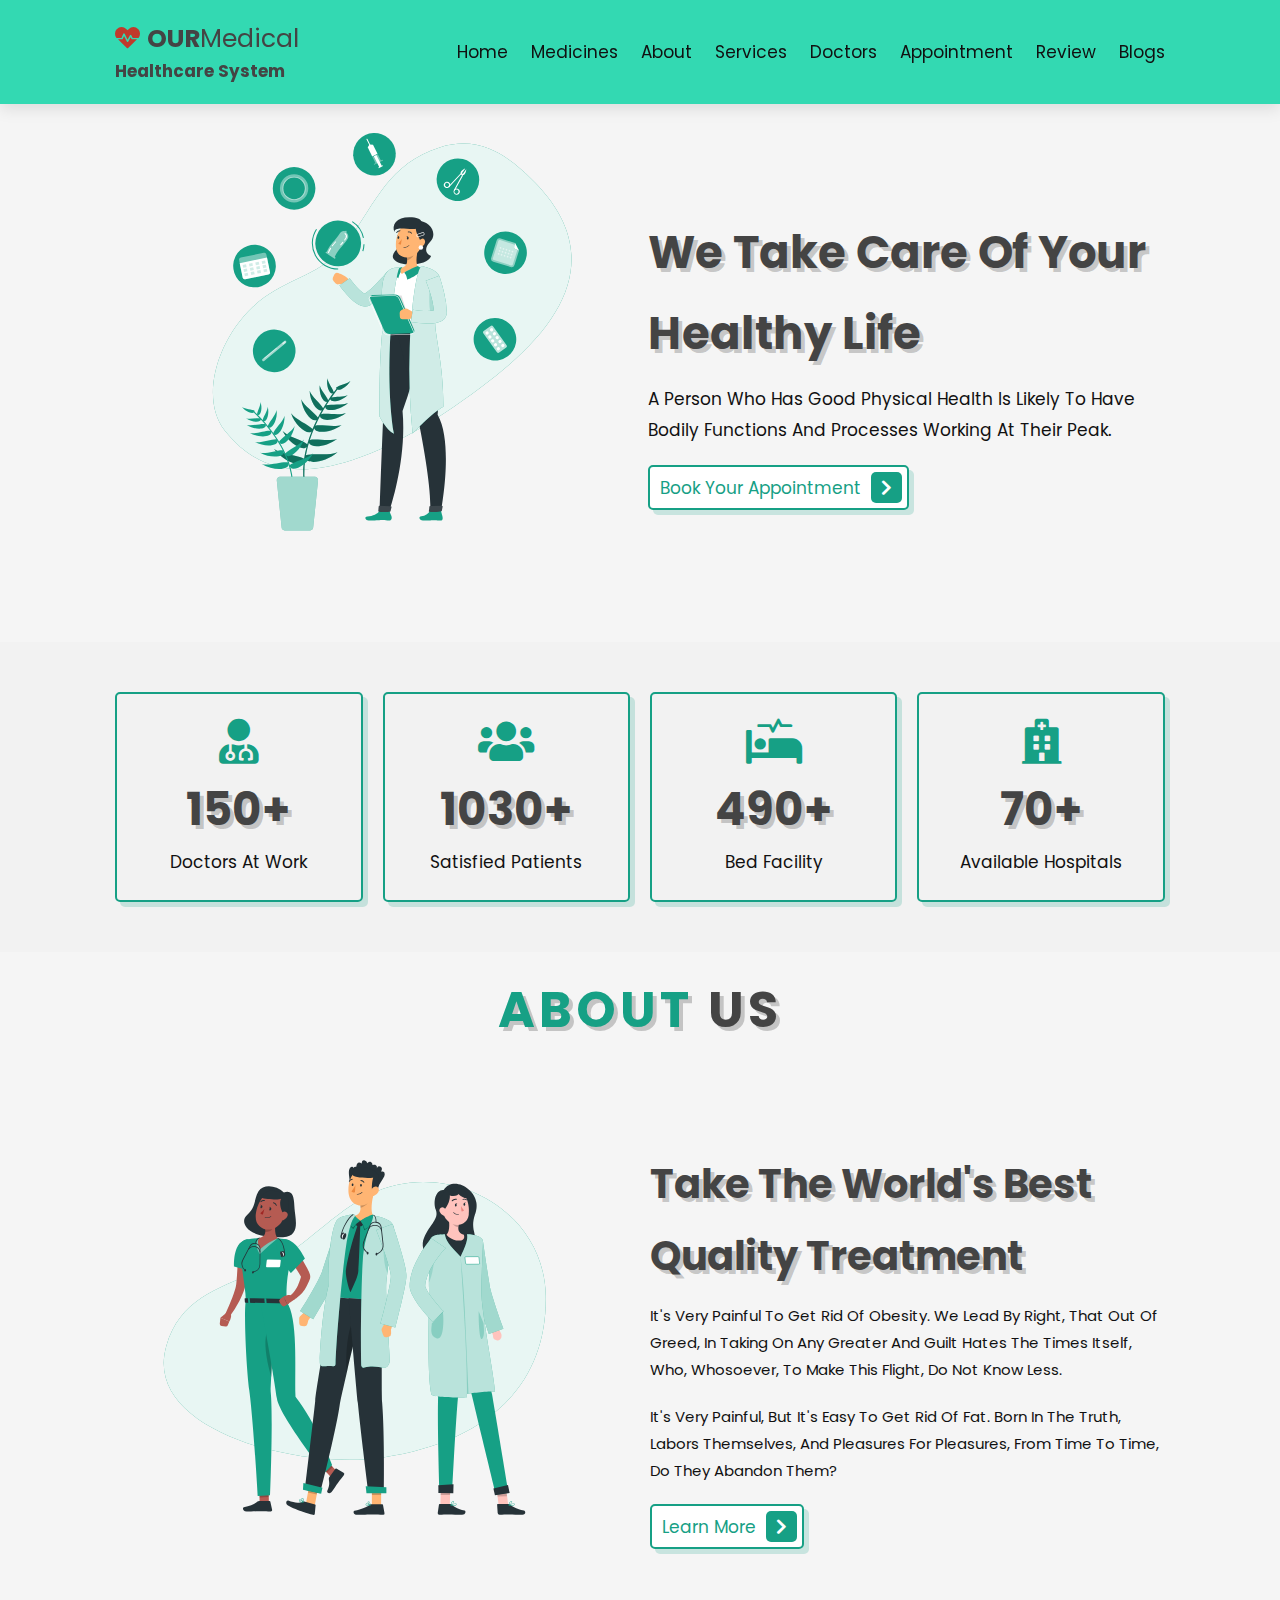
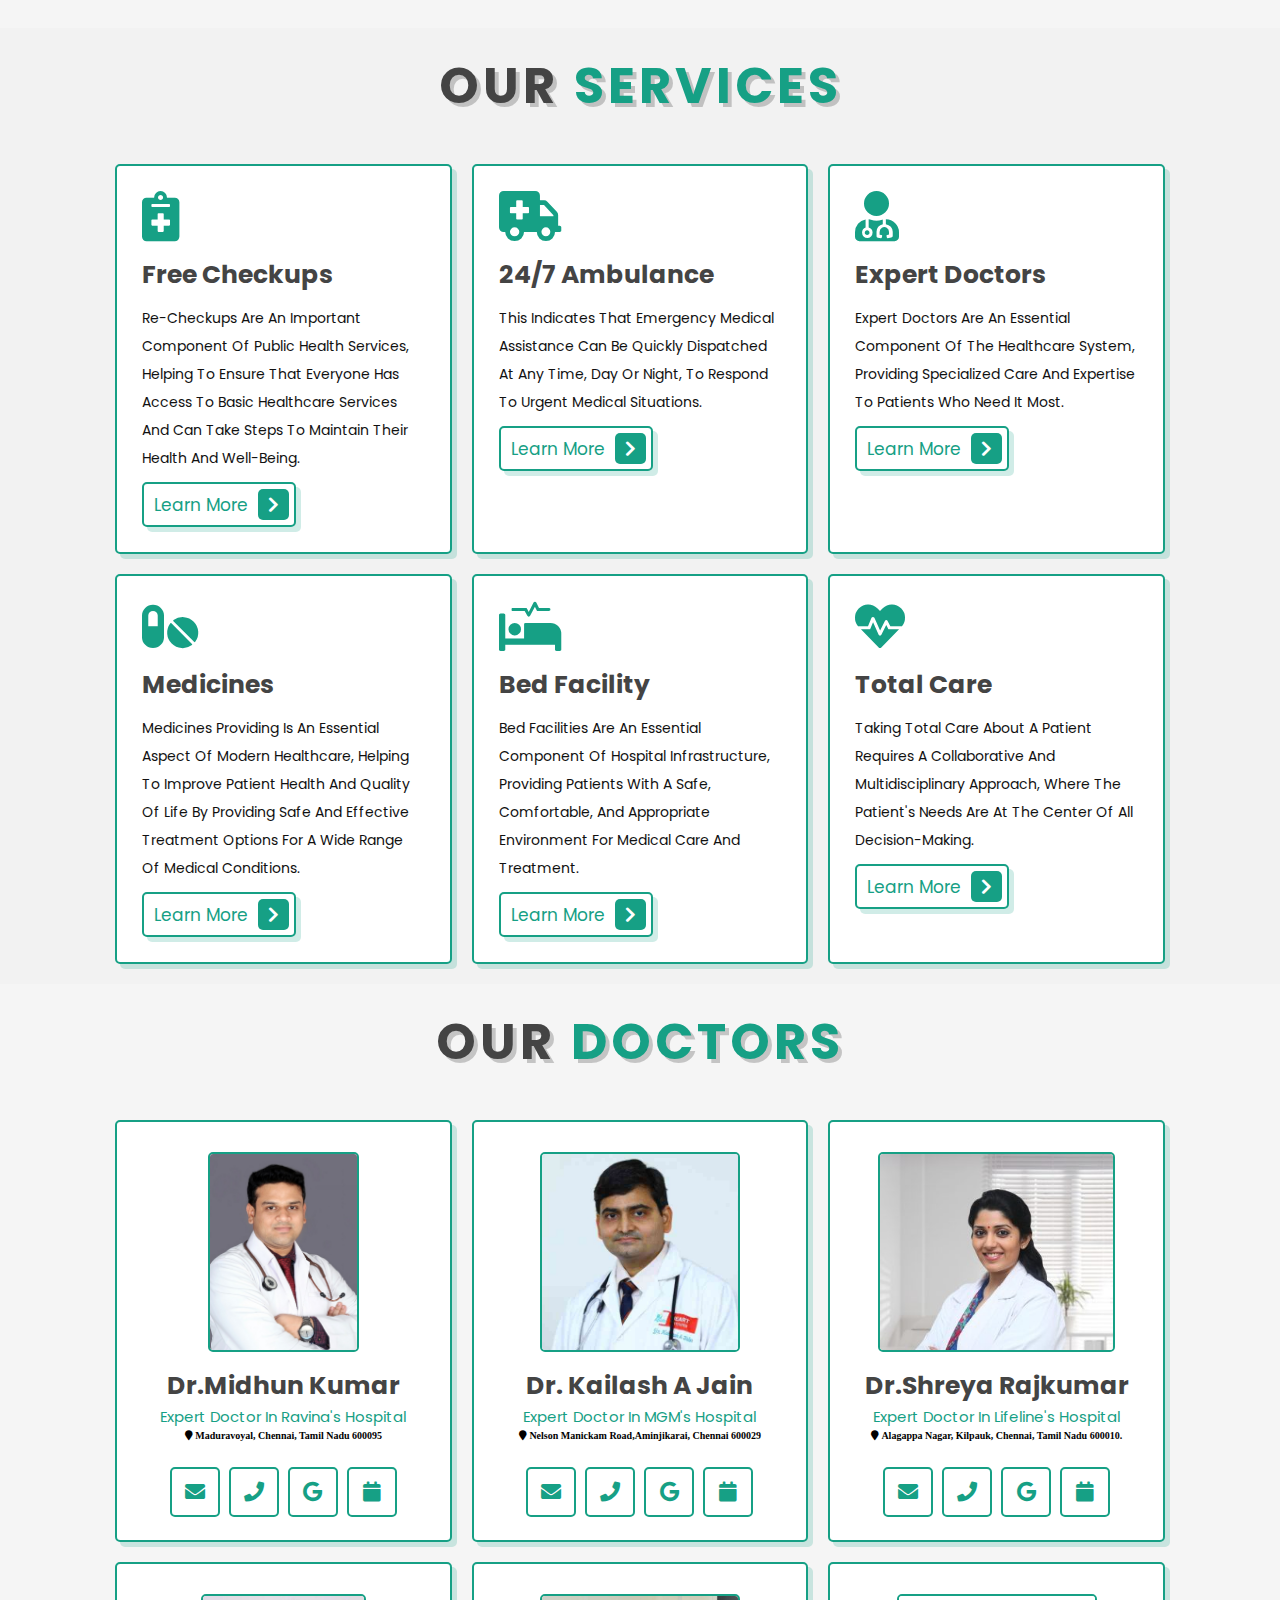
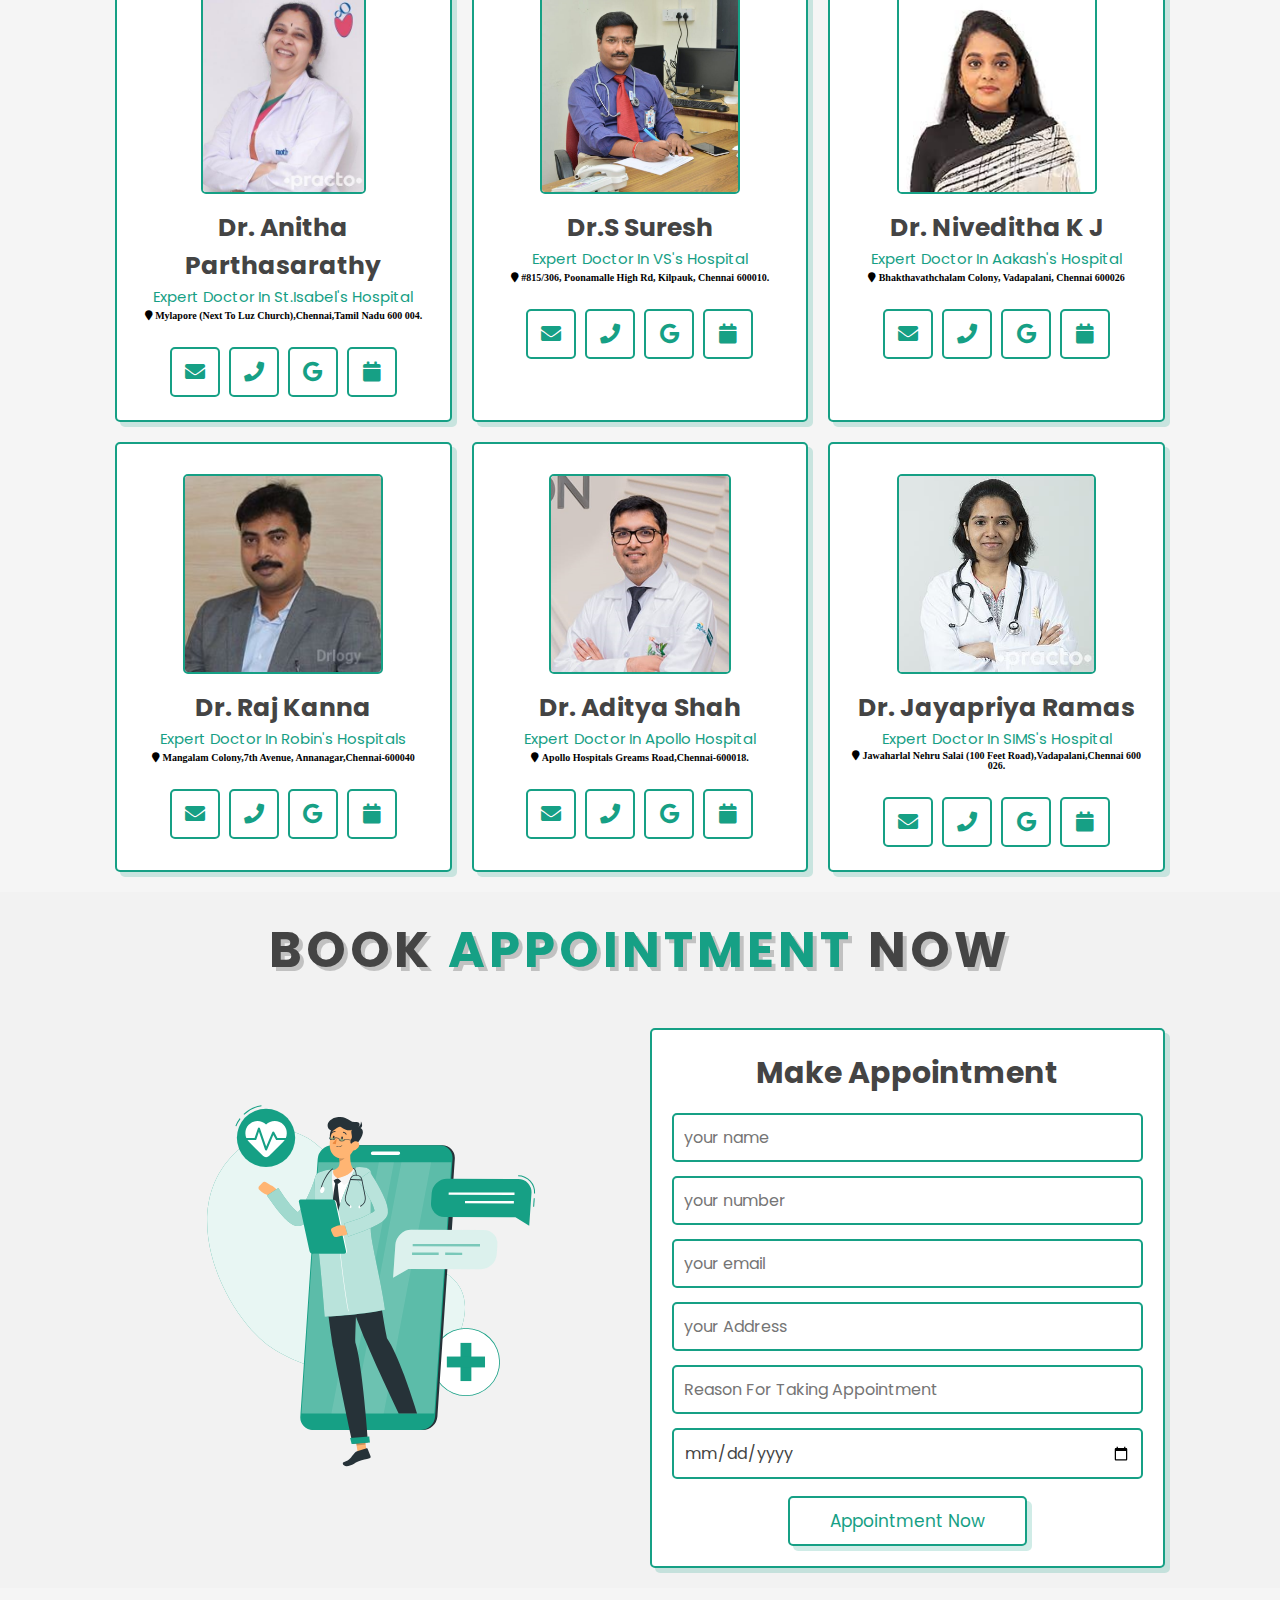
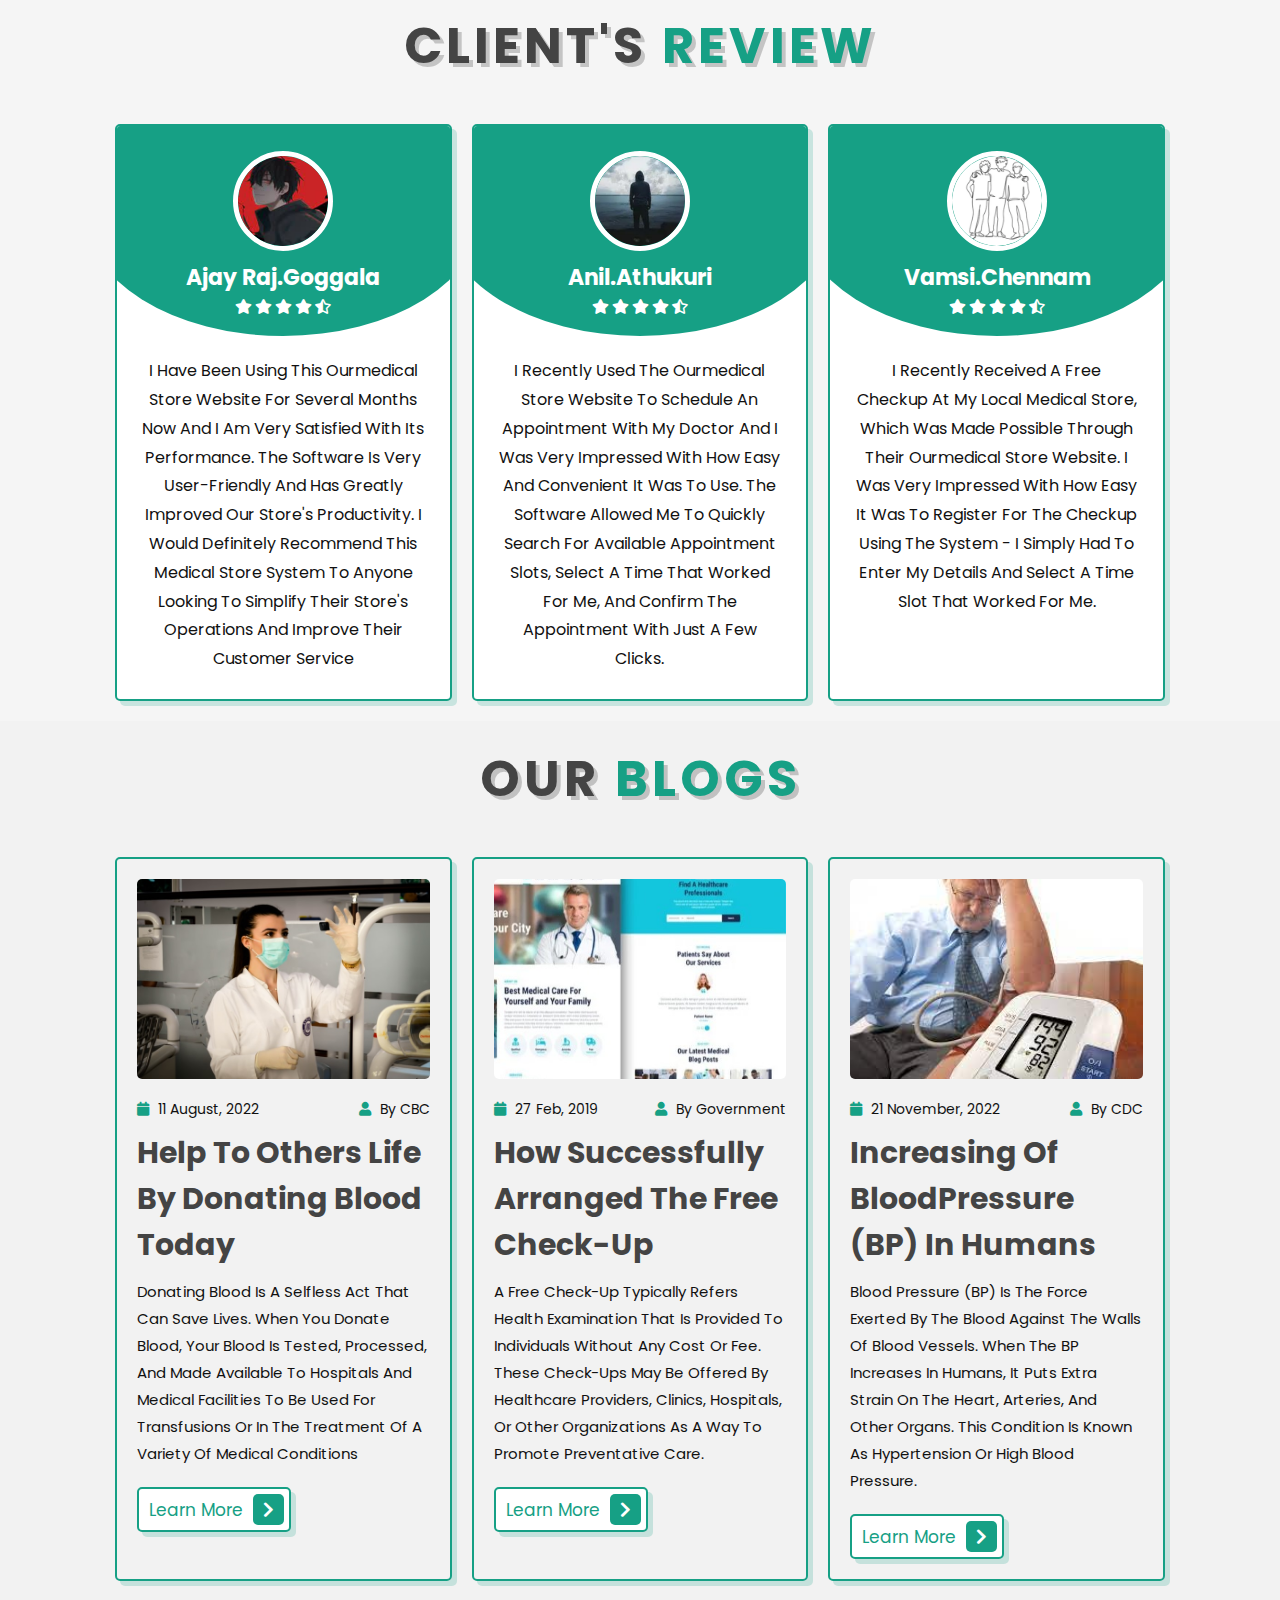
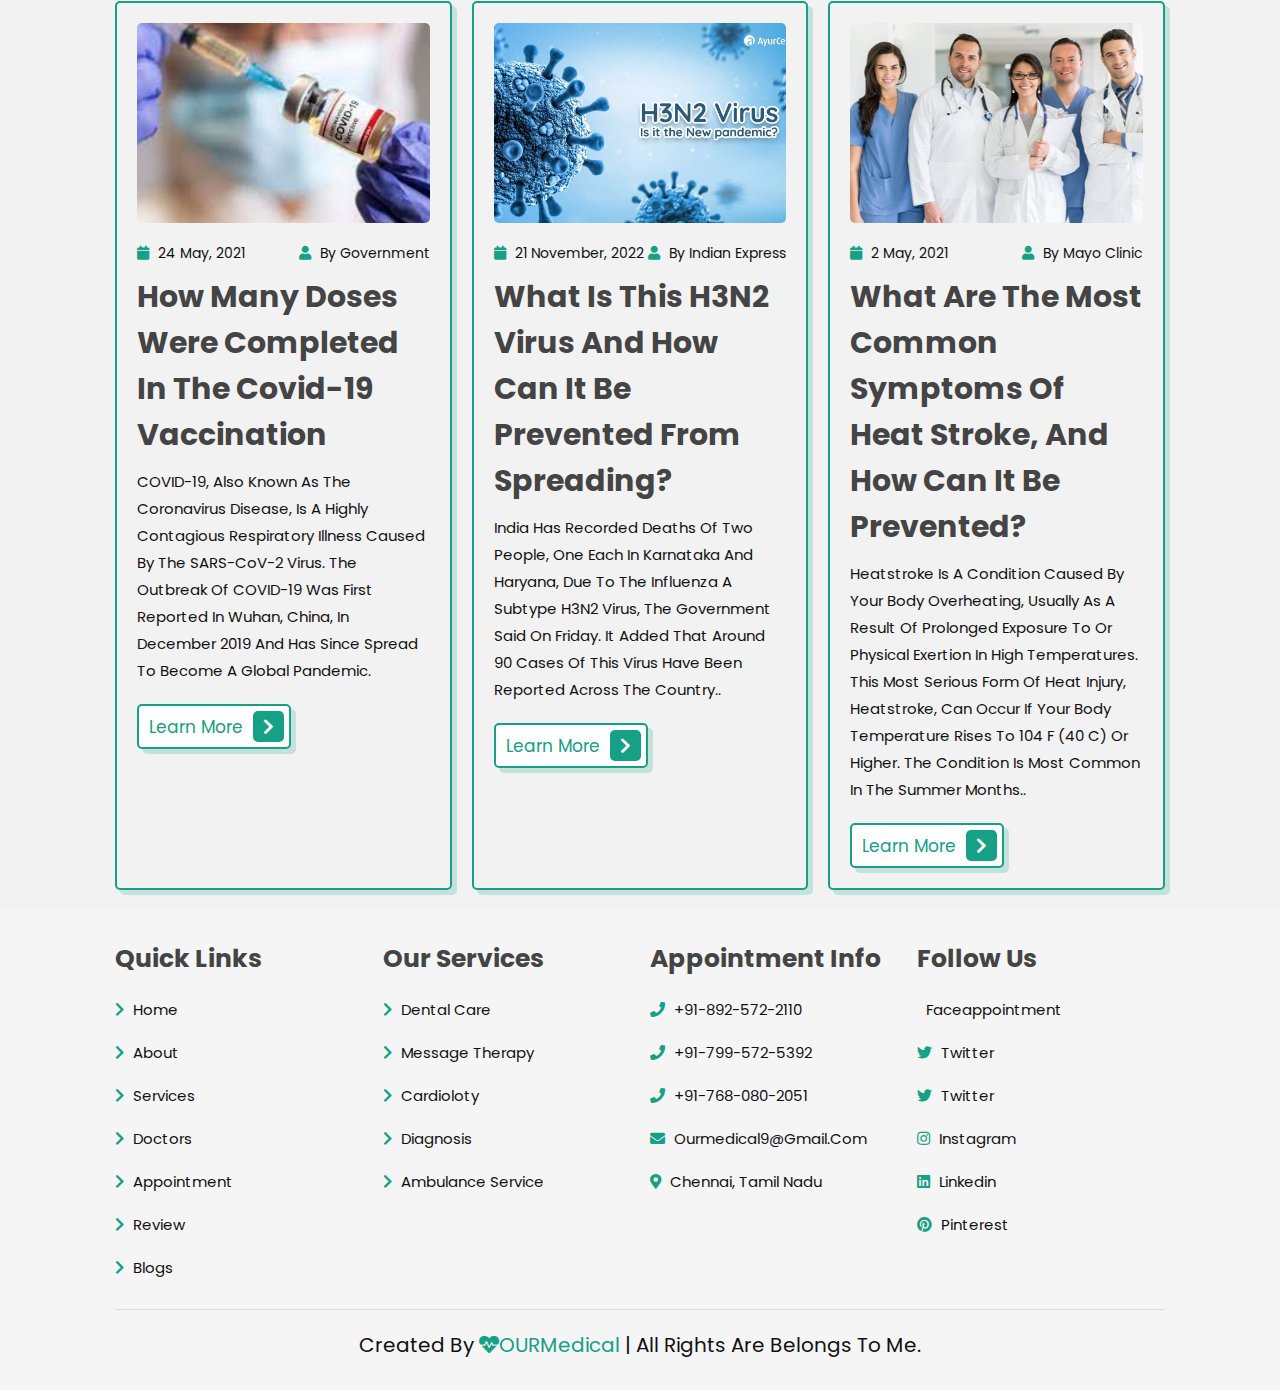
<file: index.html>
<!DOCTYPE html>
<html lang="en">
<head>
    <meta charset="UTF-8">
    <meta http-equiv="X-UA-Compatible" content="IE=edge">
    <meta name="viewport" content="width=device-width, initial-scale=1.0">
    <title>OURMedical</title>
    <link rel="icon" href="Favicon.png">

    <!-- font awesome cdn link  -->
    <link rel="stylesheet" href="https://cdnjs.cloudflare.com/ajax/libs/font-awesome/5.15.4/css/all.min.css">

    <!-- custom css file link  -->
    <link rel="stylesheet" href="css/style.css">

</head>
<body>
    
<!-- header section starts  -->

<header class="header">

    <a href="index.html" class="logo"> <i class="fas fa-heartbeat"></i> <strong>OUR</strong>Medical <br><h6>healthcare system</h6></a>

    <nav class="navbar">
        <a href="index.html">home</a>
        <a href="medico/index.html">medicines</a>
        <a href="#about">about</a>
        <a href="#services">services</a>
        <a href="#doctors">doctors</a>
        <a href="#appointment">appointment</a>
        <a href="#review">review</a>
        <a href="#blogs">blogs</a>
        
    </nav>

    <div id="menu-btn" class="fas fa-bars"></div>

</header>

<!-- header section ends -->

<!-- home section starts  -->

<section class="home" id="home">

    <div class="image">
        <img src="image/home-img.svg" alt="">
    </div>

    <div class="content">
        <h3>we take care of your healthy life</h3>
        <p> A person who has good physical health is likely to have bodily functions and processes working at their peak.</p>
        <a href="#appointment" class="btn"> Book Your appointment <span class="fas fa-chevron-right"></span> </a>
    </div>

</section>

<!-- home section ends -->

<!-- icons section starts  -->

<section class="icons-container">

    <div class="icons">
        <i class="fas fa-user-md"></i>
        <h3>150+</h3>
        <p>doctors at work</p>
    </div>

    <div class="icons">
        <i class="fas fa-users"></i>
        <h3>1030+</h3>
        <p>satisfied patients</p>
    </div>

    <div class="icons">
        <i class="fas fa-procedures"></i>
        <h3>490+</h3>
        <p>bed facility</p>
    </div>

    <div class="icons">
        <i class="fas fa-hospital"></i>
        <h3>70+</h3>
        <p>available hospitals</p>
    </div>

</section>

<!-- icons section ends -->

<!-- about section starts  -->

<section class="about" id="about">

    <h1 class="heading"> <span>about</span> us </h1>

    <div class="row">

        <div class="image">
            <img src="image/about-img.svg" alt="">
        </div>

        <div class="content">
            <h3>take the world's best quality treatment</h3>
            <p>It's very painful to get rid of obesity. We lead by right, that out of greed, in taking on any greater and guilt hates the times itself, who, whosoever, to make this flight, do not know less.</p>
            <p>It's very painful, but it's easy to get rid of fat. Born in the truth, labors themselves, and pleasures for pleasures, from time to time, do they abandon them?</p>
            <a href="#" class="btn"> learn more <span class="fas fa-chevron-right"></span> </a>
        </div>

    </div>

</section>

<!-- about section ends -->

<!-- services section starts  -->

<section class="services" id="services">

    <h1 class="heading"> our <span>services</span> </h1>

    <div class="box-container">

        <div class="box">
            <i class="fas fa-notes-medical"></i>
            <h3>free checkups</h3>
            <p>re-checkups are an important component of public health services, helping to ensure that everyone has access to basic healthcare services and can take steps to maintain their health and well-being.</p>
            <a href="checkup.html" class="btn"> learn more <span class="fas fa-chevron-right"></span> </a>
        </div>

        <div class="box">
            <i class="fas fa-ambulance"></i>
            <h3>24/7 ambulance</h3>
            <p>This indicates that emergency medical assistance can be quickly dispatched at any time, day or night, to respond to urgent medical situations.</p>
            <a href="ambul.html" class="btn"> learn more <span class="fas fa-chevron-right"></span> </a>
        </div>

        <div class="box">
            <i class="fas fa-user-md"></i>
            <h3>expert doctors</h3>
            <p>Expert doctors are an essential component of the healthcare system, providing specialized care and expertise to patients who need it most.</p>
            <a href="experts.html" class="btn"> learn more <span class="fas fa-chevron-right"></span> </a>
        </div>

        <div class="box">
            <i class="fas fa-pills"></i>
            <h3>medicines</h3>
            <p>medicines providing is an essential aspect of modern healthcare, helping to improve patient health and quality of life by providing safe and effective treatment options for a wide range of medical conditions.</p>
            <a href="medic.html" class="btn"> learn more <span class="fas fa-chevron-right"></span> </a>
        </div>

        <div class="box">
            <i class="fas fa-procedures"></i>
            <h3>bed facility</h3>
            <p>bed facilities are an essential component of hospital infrastructure, providing patients with a safe, comfortable, and appropriate environment for medical care and treatment.</p>
            <a href="bed.html" class="btn"> learn more <span class="fas fa-chevron-right"></span> </a>
        </div>

        <div class="box">
            <i class="fas fa-heartbeat"></i>
            <h3>total care</h3>
            <p>taking total care about a patient requires a collaborative and multidisciplinary approach, where the patient's needs are at the center of all decision-making.</p>
            <a href="care.html" class="btn"> learn more <span class="fas fa-chevron-right"></span> </a>
        </div>

    </div>

</section>

<!-- services section ends -->



<!-- doctors section starts  -->

<section class="doctors" id="doctors">

    <h1 class="heading"> our <span>doctors</span> </h1>

    <div class="box-container">

        <div class="box">
            <img src="image/doc-1.jpg" alt="">
            <h3>Dr.midhun kumar</h3>
            <span>expert doctor in Ravina's hospital</span>
            <p><i class="fa fa-map-marker"> Maduravoyal, Chennai, Tamil Nadu 600095</i></p>
            <div class="share">
            <a class="fa fa-envelope" href="mailto:contact@ravinahospital.com"></a>
                <a href="tel:9840036349" class="fa fa-phone"></a>
                <a href="https://www.ravinahospital.com/" class="fab fa-google"></a>
                <a href="https://www.lybrate.com/chennai/clinic/sundaram-hospital-tiruttani" class="fa fa-calendar"></a>
                
            </div>
        </div>

        <div class="box">
            <img src="image/doc-2.jpg" alt="">
            <h3>Dr. Kailash A Jain</h3>
            <span>expert doctor in MGM's hospital</span>
            <p><i class="fa fa-map-marker"> Nelson Manickam Road,Aminjikarai, Chennai 600029</i></p>
            <div class="share">
            <a href="mailto:info@mgmhealthcare.in" class="fa fa-envelope"></a>
                <a href="tel:+914442004200" class="fa fa-phone"></a>
                <a href="https://mgmhealthcare.in/neurosciences-spinal-disorder/overview/?utm_source=google&utm_medium=cpc&utm_campaign=js_neuro&gclid=CjwKCAjw5dqgBhBNEiwA7PryaIrBBPxL2aZOfN28bF6gnsv1wS7STVQVLU7K-qsvzBvV4w2HzczbHxoCnW4QAvD_BwE" class="fab fa-google"></a>
                <a href="https://www.practo.com/chennai/doctor/dr-kailash-a-jain-cardiac-surgeon" class="fa fa-calendar"></a>
            </div>
        </div>

        <div class="box">
            <img src="image/doc-3.jpg" alt="">
            <h3>Dr.shreya rajkumar</h3>
            <span>expert doctor in lifeline's hospital</span>
            <p><i class="fa fa-map-marker"> Alagappa Nagar, Kilpauk, Chennai, Tamil Nadu 600010.</i></p>
            <div class="share">
            <a href="mailto:nat@llh.bz" class="fa fa-envelope"></a>
                <a href="tel:96772 22333" class="fa fa-phone"></a>
                <a href="https://thelifelinehospitals.com/" class="fab fa-google"></a>
                <a href="https://thelifelinehospitals.com/book-appointment/" class="fa fa-calendar"></a>
            </div>
        </div>

        <div class="box">
            <img src="image/doc-4.jpg" alt="">
            <h3>Dr. Anitha Parthasarathy</h3>
            <span>expert doctor in St.Isabel's Hospital</span>
            <p><i class="fa fa-map-marker"> Mylapore (next to Luz Church),Chennai,Tamil Nadu 600 004.</i></p>
            <div class="share">
            <a href="info@stisabelshospital.in" class="fa fa-envelope"></a>
                <a href="tel:+9144 2499 1081,+9144 2499 1082" class="fa fa-phone"></a>
                <a href="https://stisabelshospital.in/" class="fab fa-google"></a>
                <a href="https://www.practo.com/chennai/doctor/dr-anitha-parthasarathy-gynecologist-obstetrician-4?specialization=Gynecologist&practice_id=645546" class="fa fa-calendar"></a>
            </div>
        </div>

        <div class="box">
            <img src="image/doc-5.jpg" alt="">
            <h3>Dr.S Suresh</h3>
            <span>expert doctor in VS's Hospital</span>
            <p><i class="fa fa-map-marker"> #815/306, Poonamalle High Rd, Kilpauk, Chennai 600010.  </i></p>
            <div class="share">
                <a href="mailto:hrd@vshospitals.com" class="fa fa-envelope"></a>
                <a href="tel:+91-9962 242 000, +91 44 4200 1000" class="fa fa-phone"></a>
                <a href="https://vshospitals.com/" class="fab fa-google"></a>
                <a href="https://www.practo.com/chennai/doctor/dr-s-suresh-oncologist" class="fa fa-calendar"></a>
            </div>
        </div>

        <div class="box">
            <img src="image/doc-6.jpg" alt="">
            <h3>Dr. Niveditha K J</h3>
            <span>expert doctor in Aakash's Hospital</span>
            <p><i class="fa fa-map-marker"> Bhakthavathchalam Colony, Vadapalani, Chennai 600026 </i></p>
            <div class="share">
                <a href="mailto:frontdesk@aakashfertilitycenter.in" class="fa fa-envelope"></a>
                <a href="tel:+9172999 74701" class="fa fa-phone"></a>
                <a href="https://aakashfertilitycentre.in/" class="fab fa-google"></a>
                <a href="https://www.practo.com/chennai/doctor/niveditha-k-j-gynecologist-obstetrician/recommended?practice_id=700889&specialization=Gynecologist&referrer=doctor_listing" class="fa fa-calendar"></a>
            </div>
        </div>
        <div class="box">
            <img src="image/doc-7.jpg" alt="">
            <h3>Dr. Raj Kanna</h3>
            <span>expert doctor in robin's hospitals</span>
            <p><i class="fa fa-map-marker">  Mangalam Colony,7th Avenue, Annanagar,Chennai-600040 </i></p>
            <div class="share">
                <a href="mailto:info@robinhospitals.com" class="fa fa-envelope"></a>
                <a href="tel:+919444444911" class="fa fa-phone"></a>
                <a href="https://www.robinhospitals.com/" class="fab fa-google"></a>
                <a href="https://www.practo.com/chennai/doctor/dr-kanna-orthopedist" class="fa fa-calendar"></a>
            </div>
        </div>
        <div class="box">
            <img src="image/doc-8.jpg" alt="">
            <h3>Dr. Aditya Shah</h3>
            <span>expert doctor in Apollo Hospital</span>
            <p><i class="fa fa-map-marker"> Apollo Hospitals Greams Road,Chennai-600018. </i></p>
            <div class="share">
                <a href="mailto:contactus@apollospectra.com" class="fa fa-envelope"></a>
                <a href="tel:8448440991" class="fa fa-phone"></a>
                <a href="https://www.apollospectra.com/chennai/alwarpet/our-hospitals/best-hospital-in-alwarpet-chennai" class="fab fa-google"></a>
                <a href="https://www.apollo247.com/doctors/4ca6bfec-b729-4246-9a10-c88c06fdf193?utm_source=askapollo_web&utm_medium=web_redirection" class="fa fa-calendar"></a>
            </div>
        </div>
        <div class="box">
            <img src="image/doc-9.jpg" alt="">
            <h3>Dr. Jayapriya Ramas</h3>
            <span>expert doctor in SIMS's Hospital</span>
            <p><i class="fa fa-map-marker"> Jawaharlal Nehru Salai (100 Feet Road),Vadapalani,Chennai 600 026. </i></p>
            <div class="share">
                <a href="mailto:enquiry@simshospitals.com" class="fa fa-envelope"></a>
                <a href="tel:8754045269" class="fa fa-phone"></a>
                <a href="https://simshospitals.com/" class="fab fa-google"></a>
                <a href="https://www.practo.com/chennai/doctor/jayapriya-ramas-gastroenterologist?specialization=Laparoscopic%20Surgeon&practice_id=1192041" class="fa fa-calendar"></a>
            </div>
        </div>

    </div>

</section>

<!-- doctors section ends -->

<!-- appointmenting section starts   -->

<section class="appointment" id="appointment">

    <h1 class="heading"> book <span>appointment</span> now </h1>    

    <div class="row">

        <div class="image">
            <img src="image/appointment-img.svg" alt="">
        </div>

        <!-- <form action="signup.php" method="post"> -->
            <form action="appoint.html" method="post">
            <h3>make appointment</h3>
            <input type="text"name="name" placeholder="your name" class="box" required>
            <input type="number"name="number" placeholder="your number" class="box" required>
            <input type="email"name="email" placeholder="your email" class="box" required>
            <input type="text"name="Address" placeholder="your Address" class="box" required>
            <input type="text"name="Reason" placeholder="Reason For Taking Appointment" class="box" required>
            <input type="date"name="date" class="box" required>
            <input type="submit" name="submit" value="appointment now" class="btn">
        </form>

    </div>

</section>

<!-- appointmenting section ends -->

<!-- review section starts  -->

<section class="review" id="review">
    
    <h1 class="heading"> client's <span>review</span> </h1>

    <div class="box-container">

        <div class="box">
            <img src="image/pic-1.png" alt="">
            <h3>Ajay Raj.Goggala</h3>
            <div class="stars">
                <i class="fas fa-star"></i>
                <i class="fas fa-star"></i>
                <i class="fas fa-star"></i>
                <i class="fas fa-star"></i>
                <i class="fas fa-star-half-alt"></i>
            </div>
            <p class="text">I have been using this Ourmedical store website for several months now and I am very satisfied with its performance. The software is very user-friendly and has greatly improved our store's productivity. I would definitely recommend this medical store  system to anyone looking to simplify their store's operations and improve their customer service</p>
        </div>

        <div class="box">
            <img src="image/pic-2.png" alt="">
            <h3>Anil.Athukuri</h3>
            <div class="stars">
                <i class="fas fa-star"></i>
                <i class="fas fa-star"></i>
                <i class="fas fa-star"></i>
                <i class="fas fa-star"></i>
                <i class="fas fa-star-half-alt"></i>
            </div>
            <p class="text">I recently used the Ourmedical store website to schedule an appointment with my doctor and I was very impressed with how easy and convenient it was to use. The software allowed me to quickly search for available appointment slots, select a time that worked for me, and confirm the appointment with just a few clicks.</p>
        </div>

        <div class="box">
            <img src="image/pic-3.png" alt="">
            <h3>vamsi.Chennam</h3>
            <div class="stars">
                <i class="fas fa-star"></i>
                <i class="fas fa-star"></i>
                <i class="fas fa-star"></i>
                <i class="fas fa-star"></i>
                <i class="fas fa-star-half-alt"></i>
            </div>
            <p class="text">I recently received a free checkup at my local medical store, which was made possible through their Ourmedical store website. I was very impressed with how easy it was to register for the checkup using the system - I simply had to enter my details and select a time slot that worked for me.</p>
        </div>

    </div>

</section>

<!-- review section ends -->

<!-- blogs section starts  -->

<section class="blogs" id="blogs">

    <h1 class="heading"> our <span>blogs</span> </h1>

    <div class="box-container">

        <div class="box">
            <div class="image">
                <img src="image/blog-1.jpg" alt="">
            </div>
            <div class="content">
                <div class="icon">
                    <a href="https://www.chennaibloodcentre.com/"> <i class="fas fa-calendar"></i> 11 August, 2022 </a>
                    <a href="https://www.chennaibloodcentre.com/"> <i class="fas fa-user"></i> by CBC </a>
                </div>
                <h3>Help To others life by Donating blood today </h3>
                <p>Donating blood is a selfless act that can save lives. When you donate blood, your blood is tested, processed, and made available to hospitals and medical facilities to be used for transfusions or in the treatment of a variety of medical conditions</p>
                <a href="https://www.chennaibloodcentre.com/" class="btn"> learn more <span class="fas fa-chevron-right"></span> </a>
            </div>
        </div>

        <div class="box">
            <div class="image">
                <img src="image/blog-2.jpg" alt="">
            </div>
            <div class="content">
                <div class="icon">
                    <a href="https://timesofindia.indiatimes.com/city/chennai/free-health-check-up-for-chennai-residents/articleshow/98347523.cms?from=mdr"> <i class="fas fa-calendar"></i> 27 feb, 2019 </a>
                    <a href="https://timesofindia.indiatimes.com/city/chennai/free-health-check-up-for-chennai-residents/articleshow/98347523.cms?from=mdr"> <i class="fas fa-user"></i> by Government </a>
                </div>
                <h3>How Successfully Arranged The Free Check-Up</h3>
                <p>A free check-up typically refers  health examination that is provided to individuals without any cost or fee. These check-ups may be offered by healthcare providers, clinics, hospitals, or other organizations as a way to promote preventative care.</p>
                <a href="https://timesofindia.indiatimes.com/city/chennai/free-health-check-up-for-chennai-residents/articleshow/98347523.cms?from=mdr" class="btn"> learn more <span class="fas fa-chevron-right"></span> </a>
            </div>
        </div>

        <div class="box">
            <div class="image">
                <img src="image/blog-3.jpg" alt="">
            </div>
            <div class="content">
                <div class="icon">
                    <a href="https://www.cdc.gov/bloodpressure/about.htm#:~:text=High%20blood%20pressure%20usually%20develops,for%20developing%20high%20blood%20pressure."> <i class="fas fa-calendar"></i> 21 november, 2022 </a>
                    <a href="https://www.cdc.gov/bloodpressure/about.htm#:~:text=High%20blood%20pressure%20usually%20develops,for%20developing%20high%20blood%20pressure."> <i class="fas fa-user"></i> by CDC </a>
                </div>
                <h3>Increasing of BloodPressure (BP) in Humans</h3>
                <p>Blood pressure (BP) is the force exerted by the blood against the walls of blood vessels. When the BP increases in humans, it puts extra strain on the heart, arteries, and other organs. This condition is known as hypertension or high blood pressure. </p>
                <a href="https://www.cdc.gov/bloodpressure/about.htm#:~:text=High%20blood%20pressure%20usually%20develops,for%20developing%20high%20blood%20pressure." class="btn"> learn more <span class="fas fa-chevron-right"></span> </a>
            </div>
        </div>
        <div class="box">
            <div class="image">
                <img src="image/blog-4.jpg" alt="">
            </div>
            <div class="content">
                <div class="icon">
                    <a href="https://www.cowin.gov.in/"> <i class="fas fa-calendar"></i> 24 may, 2021 </a>
                    <a href="https://www.cowin.gov.in/"> <i class="fas fa-user"></i> by Government </a>
                </div>
                <h3>how many doses were completed in the covid-19 vaccination</h3>
                <p>COVID-19, also known as the coronavirus disease, is a highly contagious respiratory illness caused by the SARS-CoV-2 virus. The outbreak of COVID-19 was first reported in Wuhan, China, in December 2019 and has since spread to become a global pandemic.</p>
                <a href="https://www.cowin.gov.in/" class="btn"> learn more <span class="fas fa-chevron-right"></span> </a>
            </div>
        </div>
        <div class="box">
            <div class="image">
                <img src="image/blog-5.jpg" alt="">
            </div>
            <div class="content">
                <div class="icon">
                    <a href="https://indianexpress.com/article/explained/explained-health/h3n2-virus-deaths-india-symptoms-prevention-8489731/"> <i class="fas fa-calendar"></i> 21 november, 2022 </a>
                    <a href="https://indianexpress.com/article/explained/explained-health/h3n2-virus-deaths-india-symptoms-prevention-8489731/"> <i class="fas fa-user"></i> by Indian Express </a>
                </div>
                <h3>What is this H3N2 virus and how can it be prevented from spreading?</h3>
                <p>India has recorded deaths of two people, one each in Karnataka and Haryana, due to the Influenza A subtype H3N2 virus, the government said on Friday. It added that around 90 cases of this virus have been reported across the country..</p>
                <a href="https://indianexpress.com/article/explained/explained-health/h3n2-virus-deaths-india-symptoms-prevention-8489731/" class="btn"> learn more <span class="fas fa-chevron-right"></span> </a>
            </div>
        </div>
        <div class="box">
            <div class="image">
                <img src="image/blog-6.jpg" alt="">
            </div>
            <div class="content">
                <div class="icon">
                    <a href="https://www.mayoclinic.org/diseases-conditions/heat-stroke/symptoms-causes/syc-20353581"> <i class="fas fa-calendar"></i> 2 may, 2021 </a>
                    <a href="https://www.mayoclinic.org/diseases-conditions/heat-stroke/symptoms-causes/syc-20353581"> <i class="fas fa-user"></i> by mayo clinic </a>
                </div>
                <h3>What are the most common symptoms of heat stroke, and how can it be prevented?</h3>
                <p>Heatstroke is a condition caused by your body overheating, usually as a result of prolonged exposure to or physical exertion in high temperatures. This most serious form of heat injury, heatstroke, can occur if your body temperature rises to 104 F (40 C) or higher. The condition is most common in the summer months..</p>
                <a href="https://www.mayoclinic.org/diseases-conditions/heat-stroke/symptoms-causes/syc-20353581" class="btn"> learn more <span class="fas fa-chevron-right"></span> </a>
            </div>
        </div>

    </div>

</section>

<!-- blogs section ends -->

<!-- footer section starts  -->

<section class="footer">

    <div class="box-container">

        <div class="box">
            <h3>quick links</h3>
            <a href="#home"> <i class="fas fa-chevron-right"></i> home </a>
            <a href="#about"> <i class="fas fa-chevron-right"></i> about </a>
            <a href="#services"> <i class="fas fa-chevron-right"></i> services </a>
            <a href="#doctors"> <i class="fas fa-chevron-right"></i> doctors </a>
            <a href="#appointment"> <i class="fas fa-chevron-right"></i> appointment </a>
            <a href="#review"> <i class="fas fa-chevron-right"></i> review </a>
            <a href="#blogs"> <i class="fas fa-chevron-right"></i> blogs </a>
        </div>

        <div class="box">
            <h3>our services</h3>
            <a href="#"> <i class="fas fa-chevron-right"></i> dental care </a>
            <a href="#"> <i class="fas fa-chevron-right"></i> message therapy </a>
            <a href="#"> <i class="fas fa-chevron-right"></i> cardioloty </a>
            <a href="#"> <i class="fas fa-chevron-right"></i> diagnosis </a>
            <a href="#"> <i class="fas fa-chevron-right"></i> ambulance service </a>
        </div>

        <div class="box">
            <h3>appointment info</h3>
            <a href="tel:8925722110"> <i class="fas fa-phone"></i> +91-892-572-2110  </a>
            <a href="tel:7995725392"> <i class="fas fa-phone"></i> +91-799-572-5392 </a>
            <a href="tel:7680802051"> <i class="fas fa-phone"></i> +91-768-080-2051</a>
            <a href="mailto:goggalaajayraj@gmail.com"> <i class="fas fa-envelope"></i> ourmedical9@gmail.com </a>
            <a href="https://www.google.com/maps/place/Dr.+M.G.R.+Educational+And+Research+Institute+university/@13.069378,80.1757722,17z/data=!3m1!4b1!4m5!3m4!1s0x3a5261504145fe7d:0x58810f43c3a748ae!8m2!3d13.069378!4d80.1779609"> <i class="fas fa-map-marker-alt"></i> Chennai, Tamil Nadu </a>
        </div>

        <div class="box">
            <h3>follow us</h3>
            <a href="#"> <i class="fab fa-faceappointment-f"></i> faceappointment </a>
            <a href="#"> <i class="fab fa-twitter"></i> twitter </a>
            <a href="#"> <i class="fab fa-twitter"></i> twitter </a>
            <a href="#"> <i class="fab fa-instagram"></i> instagram </a>
            <a href="#"> <i class="fab fa-linkedin"></i> linkedin </a>
            <a href="#"> <i class="fab fa-pinterest"></i> pinterest </a>
        </div>

    </div>

    <div class="credit"> created by <span><i class="fas fa-heartbeat"></i>OURMedical</span> | all rights are belongs to me.</div>

</section>

<!-- footer section ends -->


<!-- js file link  -->
<script src="js/script.js"></script>

</body>
</html>
</file>
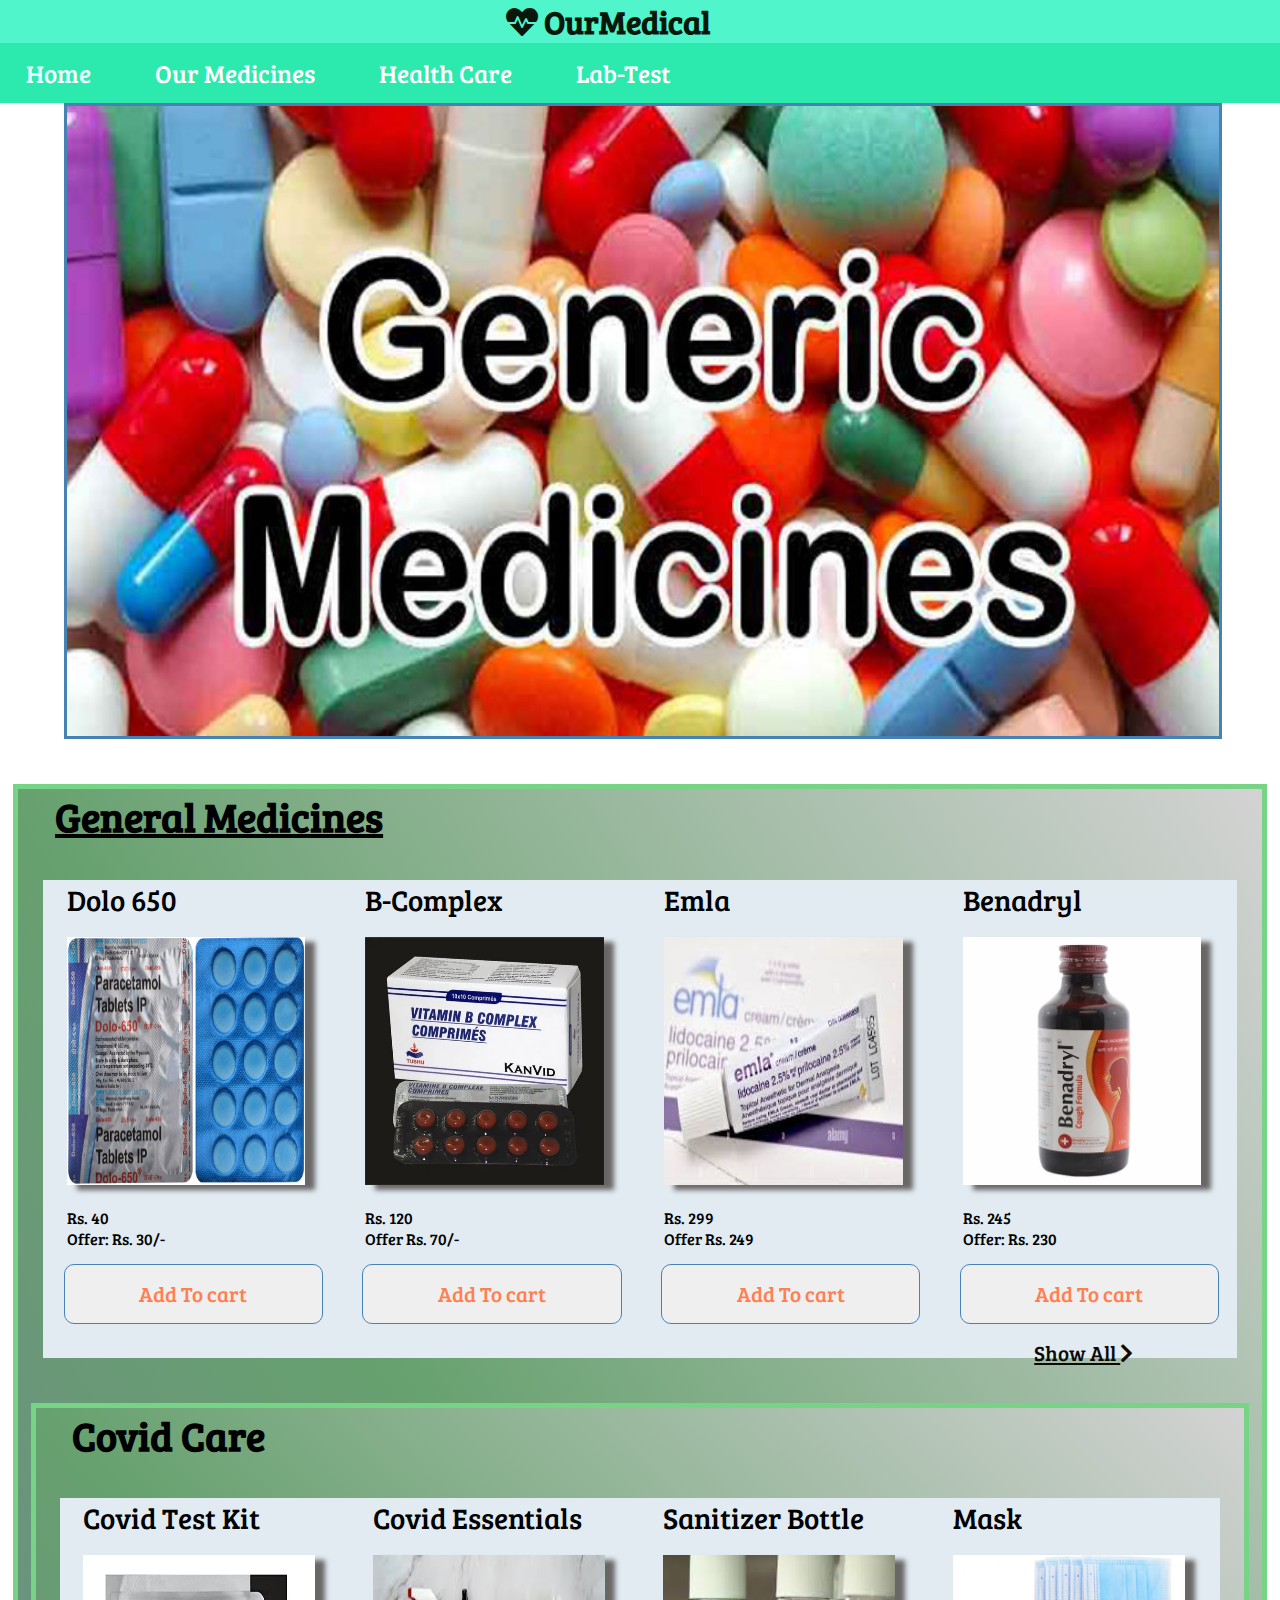
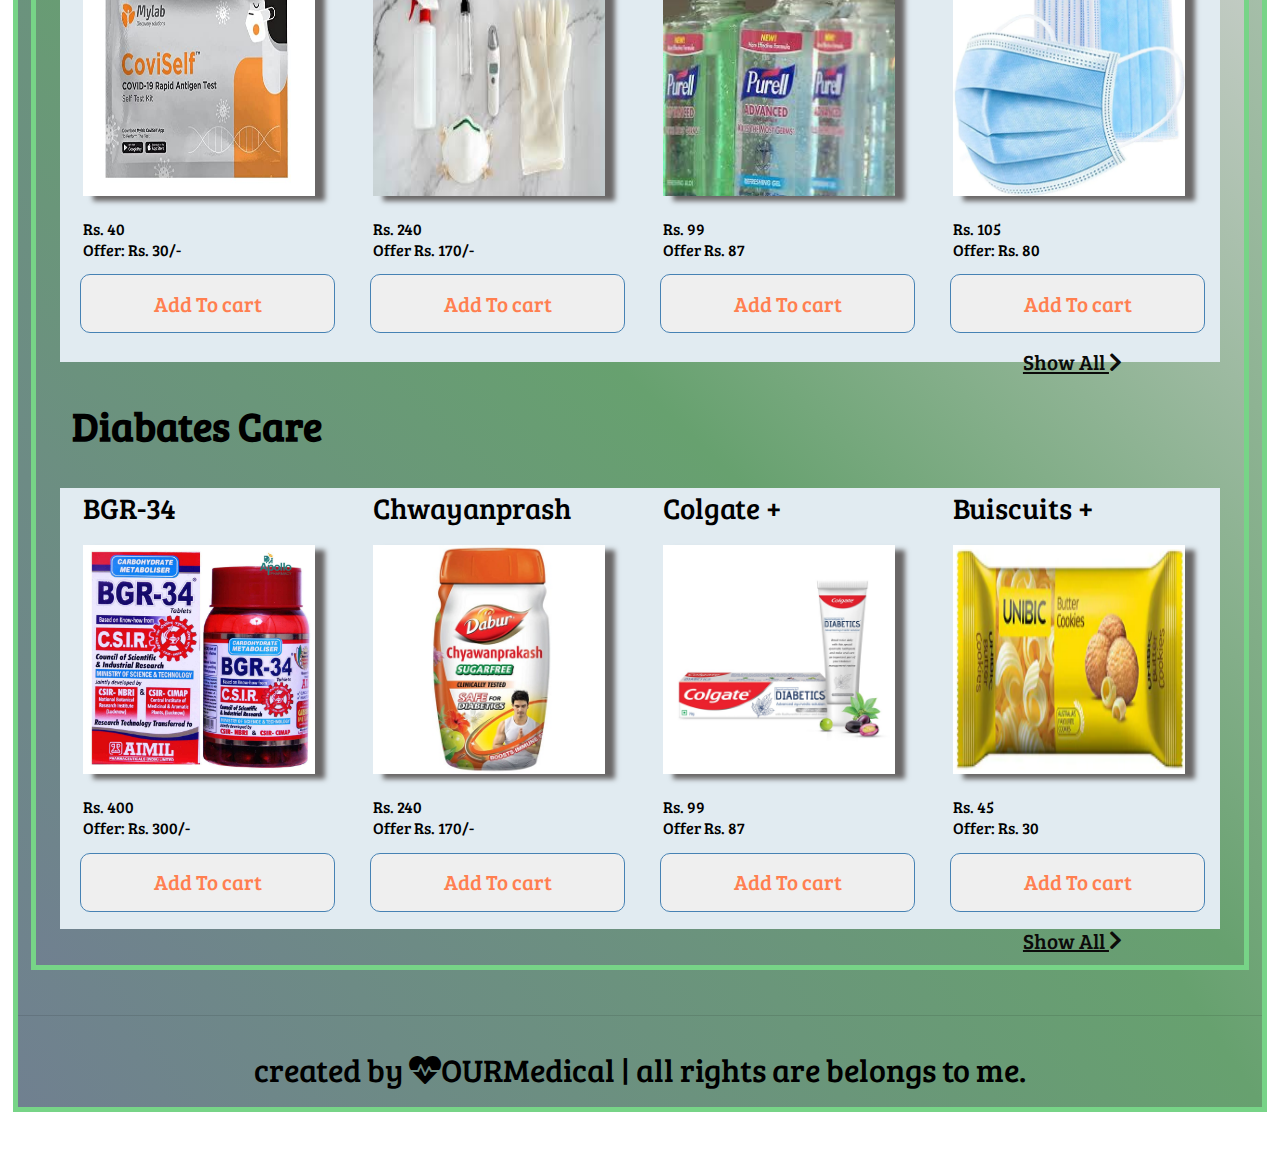
<file: medico/index.html>
<!DOCTYPE html>
<html lang="en">

<head>
    <meta charset="UTF-8">
    <meta http-equiv="X-UA-Compatible" content="IE=edge">
    <meta name="viewport" content="width=device-width, initial-scale=1.0">
    <title>OurMedical</title>
    <link rel="stylesheet" href="style.css">
    <link rel="icon" href="Favicon.png">
    <!-- font awesome cdn link  -->
    <link rel="stylesheet" href="https://cdnjs.cloudflare.com/ajax/libs/font-awesome/5.15.4/css/all.min.css">
</head>

<body>
    <div class="header">
        <h1>
            <i class="fas fa-heartbeat"></i> OurMedical
        </h1>
    </div>


    <nav class="navbar">
        <ul>
            <li>Home</li>
            <li>
                <a href="#">Our Medicines</a>
                <div class="dropdown">
                    <ul class="submenu">
                        <li>Fever</li>
                        <li>Muscle Pains</li>
                        <li>Cold & Cough</li>
                    </ul>
                </div>
            </li>
            <li>
                <a href="#">Health Care</a>
                <div class="dropdown">
                    <ul class="submenu">
                        <li>Baby Care</li>
                        <li>Skin Care</li>
                        <li>Home Care</li>
                        <li>Personal Care</li>
                        <li>Pet Care</li>
                    </ul>
            </li>
            <li>
                <a href="labTestForm.html" target="_blank">Lab-Test</a>
            </li>
        </ul>
    </nav>

    <div id="offers">
        <figure>
            <img src="./Images/Animation/ani1.jpg">
            <img src="./Images/Animation/ani2.png">
            <img src="./Images/Animation/ani3.jpg">
            <img src="./Images/Animation/ani4.jpg">
            <img src="./Images/Animation/ani5.jpg">
            <img src="./Images/Animation/ani1.jpg">
        </figure>
    </div>

    <section class="products">
        <h1><u>General Medicines</u></h1>
        <div class="cart">
            <div class="product">
                <p class="cart-header">Dolo 650</p>
                <img src="./Images/Products/c1.jpg" alt="c1">
                <p>Rs. 40</p>
                <p>Offer: Rs. 30/-</p>
                <button class="btn">Add To cart</button>
            </div>
            <div class="product">
                <p class="cart-header">B-Complex</p>
                <img src="./Images/Products/c2.jpg" alt="c2">
                <p>Rs. 120</p>
                <p>Offer Rs. 70/-</p>
                <button class="btn">Add To cart</button>
            </div>

            <div class="product">
                <p class="cart-header">Emla </p>
                <img src="./Images/Products/c3.jpg" alt="c3">
                <p>Rs. 299</p>
                <p>Offer Rs. 249</p>
                <button class="btn">Add To cart</button>
            </div>
            <div class="product">
                <p class="cart-header">Benadryl</p>
                <img src="./Images/Products/c4.jpg" alt="c4">
                <p>Rs. 245</p>
                <p>Offer: Rs. 230</p>
                <button class="btn">Add To cart</button>
                <a href="index.html" class="see"> Show All <span class="fas fa-chevron-right"></span> </a>
            </div>
        </div>
        <section class="products">
            <h1>Covid Care</h1>
            <div class="cart">
                <div class="product">
                    <p class="cart-header">Covid Test Kit</p>
                    <img src="./Images/Products/co1.jpg" alt="c1">
                    <p>Rs. 40</p>
                    <p>Offer: Rs. 30/-</p>
                    <button class="btn">Add To cart</button>
                </div>
                <div class="product">
                    <p class="cart-header">Covid Essentials</p>
                    <img src="./Images/Products/co2.jpg" alt="c2">
                    <p>Rs. 240</p>
                    <p>Offer Rs. 170/-</p>
                    <button class="btn">Add To cart</button>
                </div>
    
                <div class="product">
                    <p class="cart-header">Sanitizer Bottle</p>
                    <img src="./Images/Products/co3.jpg" alt="c3">
                    <p>Rs. 99</p>
                    <p>Offer Rs. 87</p>
                    <button class="btn">Add To cart</button>
                </div>
                <div class="product">
                    <p class="cart-header">Mask</p>
                    <img src="./Images/Products/co4.jpg" alt="c4">
                    <p>Rs. 105</p>
                    <p>Offer: Rs. 80</p>
                    <button class="btn">Add To cart</button>
                    <a href="index.html" class="see"> Show All <span class="fas fa-chevron-right"></span> </a>
                </div>
            </div>
    
        <h1>Diabates Care</h1>
        <div class="cart">
            <div class="product">
                <p class="cart-header">BGR-34</p>
                <img src="./Images/Products/d1.jpg" alt="d1">
                <p>Rs. 400</p>
                <p>Offer: Rs. 300/-</p>
                <button class="btn">Add To cart</button>
            </div>
            <div class="product">
                <p class="cart-header">Chwayanprash</p>
                <img src="./Images/Products/d2.jpg" alt="d2">
                <p>Rs. 240</p>
                <p>Offer Rs. 170/-</p>
                <button class="btn">Add To cart</button>
            </div>

            <div class="product">
                <p class="cart-header">Colgate +</p>
                <img src="./Images/Products/d3.jpg" alt="d3">
                <p>Rs. 99</p>
                <p>Offer Rs. 87</p>
                <button class="btn">Add To cart</button>
            </div>
            <div class="product">
                <p class="cart-header">Buiscuits +</p>
                <img src="./Images/Products/d4.png" alt="d4">
                <p>Rs. 45</p>
                <p>Offer: Rs. 30</p>
                <button class="btn">Add To cart</button>
                <a href="index.html" class="see"> Show All <span class="fas fa-chevron-right"></span> </a>
            </div>
        </div>

    </section>

    <div class="footer">
   
    <div class="credit"> created by <span><i class="fas fa-heartbeat"></i>OURMedical</span> | all rights are belongs to me.</div>
</div>
</body>

</html>
</file>
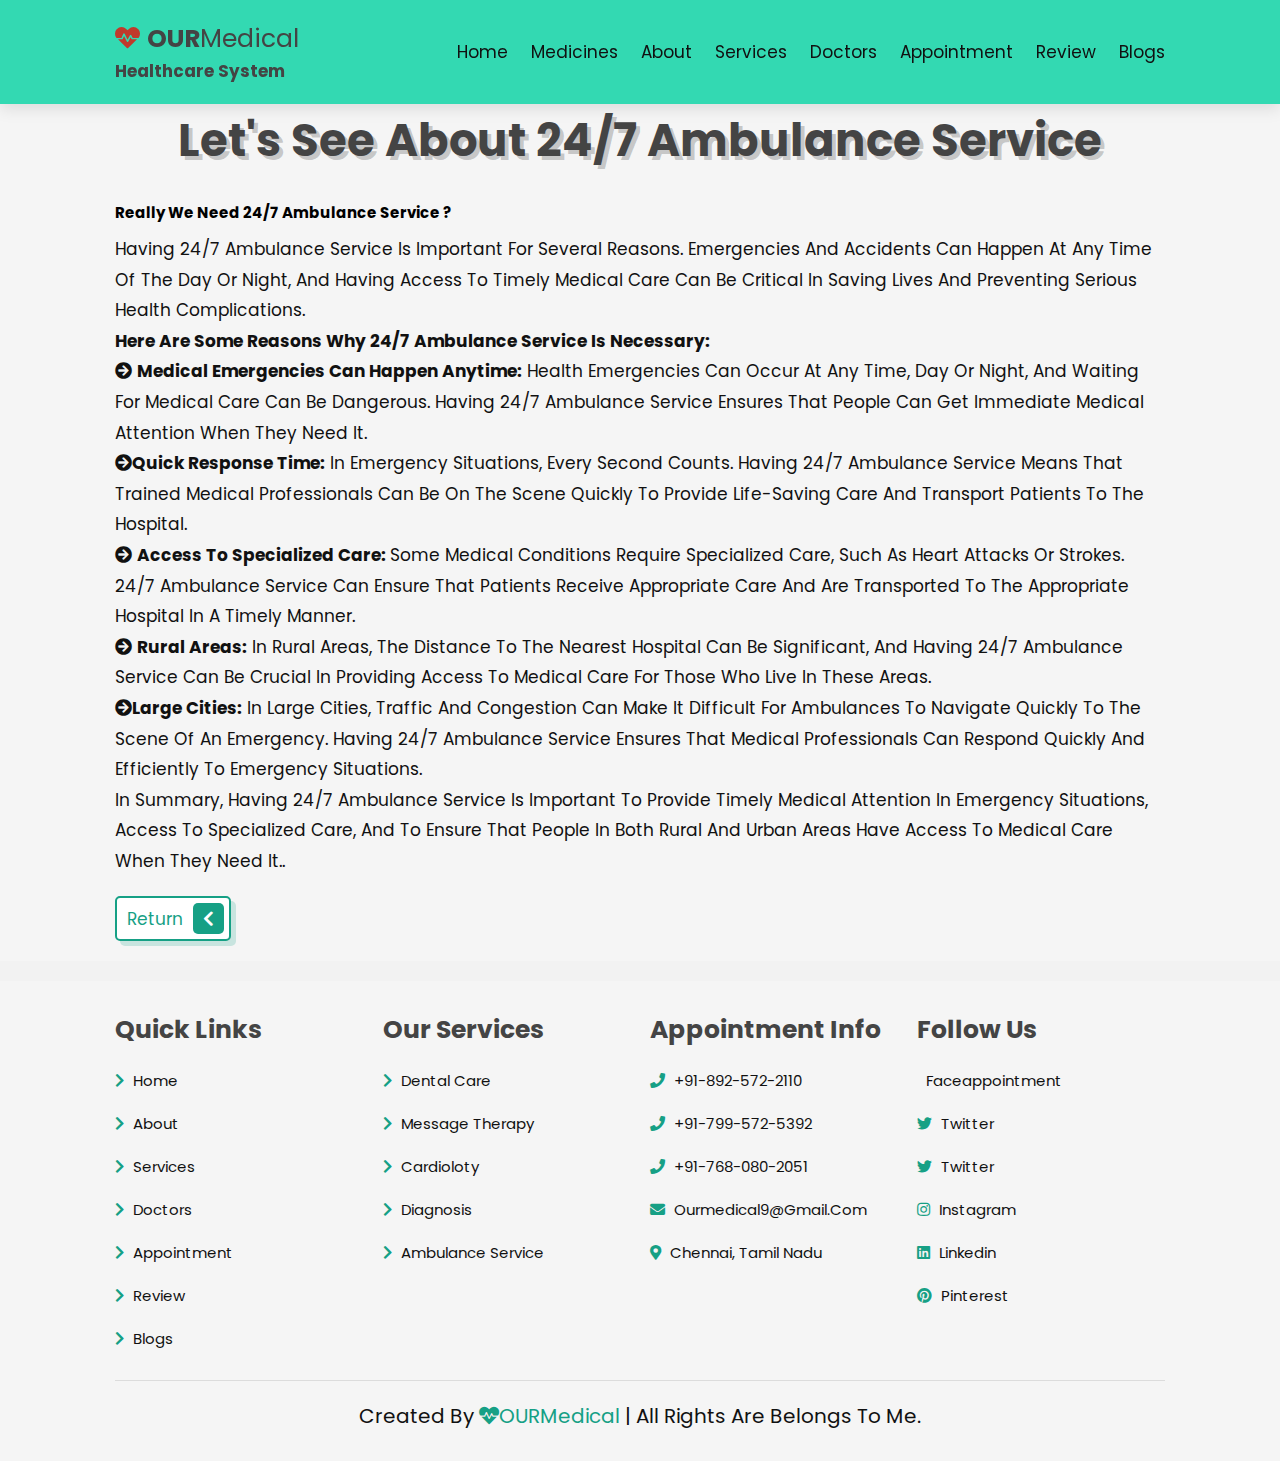
<file: ambul.html>
<!DOCTYPE html>
<html lang="en">
<head>
    <meta charset="UTF-8">
    <meta http-equiv="X-UA-Compatible" content="IE=edge">
    <meta name="viewport" content="width=device-width, initial-scale=1.0">
    <title>OURMedical</title>
    <link rel="icon" href="Favicon.png">

    <!-- font awesome cdn link  -->
    <link rel="stylesheet" href="https://cdnjs.cloudflare.com/ajax/libs/font-awesome/5.15.4/css/all.min.css">

    <!-- custom css file link  -->
    <link rel="stylesheet" href="css/style.css">

</head>
<body>
    
        <!-- header section starts  -->
        
        <header class="header">
        
            <a href="#" class="logo"> <i class="fas fa-heartbeat"></i> <strong>OUR</strong>Medical <br><h6>healthcare system</h6></a>
        
            <nav class="navbar">
                    <a href="index.html">home</a>
                    <a href="medico/index.html">medicines</a>
                    <a href="index.html#about">about</a>
                    <a href="index.html#services">services</a>
                    <a href="index.html#doctors">doctors</a>
                    <a href="index.html#appointment">appointment</a>
                    <a href="index.html#review">review</a>
                    <a href="index.html#blogs">blogs</a>
  
            </nav>
        
            <div id="menu-btn" class="fas fa-bars"></div>
        
        </header>
        <section class="home" id="home">
            <!-- <div class="image">
                <img src="image/home-img.svg" alt="">
            </div> -->
        
            <div class="topic">
                <h1>let's see about 24/7 ambulance service</h1>
                <strong><h2>really we need 24/7 ambulance service ?</h2></strong>
                <ol><p> Having 24/7 ambulance service is important for several reasons. Emergencies and accidents can happen at any time of the day or night, and having access to timely medical care can be critical in saving lives and preventing serious health complications. <br>
                    <u><strong> Here are some reasons why 24/7 ambulance service is necessary:</strong></u><br>
                   <i class="fa fa-arrow-circle-right"></i> <u><strong>Medical emergencies can happen anytime:</strong></u>  Health emergencies can occur at any time, day or night, and waiting for medical care can be dangerous. Having 24/7 ambulance service ensures that people can get immediate medical attention when they need it. <br>
                     
                   <i class="fa fa-arrow-circle-right"></i><u><strong>Quick response time:</strong></u>  In emergency situations, every second counts. Having 24/7 ambulance service means that trained medical professionals can be on the scene quickly to provide life-saving care and transport patients to the hospital. <br>
                     
                   <i class="fa fa-arrow-circle-right"></i> <u><strong>Access to specialized care: </strong></u>  Some medical conditions require specialized care, such as heart attacks or strokes. 24/7 ambulance service can ensure that patients receive appropriate care and are transported to the appropriate hospital in a timely manner. <br>
                     
                   <i class="fa fa-arrow-circle-right"></i> <u><strong>Rural areas:</strong></u>  In rural areas, the distance to the nearest hospital can be significant, and having 24/7 ambulance service can be crucial in providing access to medical care for those who live in these areas.   <br>
                     
                   <i class="fa fa-arrow-circle-right"></i><u><strong>Large cities:</strong></u>  In large cities, traffic and congestion can make it difficult for ambulances to navigate quickly to the scene of an emergency. Having 24/7 ambulance service ensures that medical professionals can respond quickly and efficiently to emergency situations. <br>
                     
                   In summary, having 24/7 ambulance service is important to provide timely medical attention in emergency situations, access to specialized care, and to ensure that people in both rural and urban areas have access to medical care when they need it..</p></ol>
                
                <a href="index.html" class="btn"> return <span class="fas fa-chevron-left"></span> </a>
            </div>
        
        </section>
        <h1></h1>
        
        <section class="footer">

            <div class="box-container">
        
                <div class="box">
                    <h3>quick links</h3>
                    <a href="#home"> <i class="fas fa-chevron-right"></i> home </a>
                    <a href="#about"> <i class="fas fa-chevron-right"></i> about </a>
                    <a href="#services"> <i class="fas fa-chevron-right"></i> services </a>
                    <a href="#doctors"> <i class="fas fa-chevron-right"></i> doctors </a>
                    <a href="#appointment"> <i class="fas fa-chevron-right"></i> appointment </a>
                    <a href="#review"> <i class="fas fa-chevron-right"></i> review </a>
                    <a href="#blogs"> <i class="fas fa-chevron-right"></i> blogs </a>
                </div>
        
                <div class="box">
                    <h3>our services</h3>
                    <a href="#"> <i class="fas fa-chevron-right"></i> dental care </a>
                    <a href="#"> <i class="fas fa-chevron-right"></i> message therapy </a>
                    <a href="#"> <i class="fas fa-chevron-right"></i> cardioloty </a>
                    <a href="#"> <i class="fas fa-chevron-right"></i> diagnosis </a>
                    <a href="#"> <i class="fas fa-chevron-right"></i> ambulance service </a>
                </div>
        
                <div class="box">
                    <h3>appointment info</h3>
                    <a href="tel:8925722110"> <i class="fas fa-phone"></i> +91-892-572-2110  </a>
                    <a href="tel:7995725392"> <i class="fas fa-phone"></i> +91-799-572-5392 </a>
                    <a href="tel:7680802051"> <i class="fas fa-phone"></i> +91-768-080-2051</a>
                    <a href="mailto:goggalaajayraj@gmail.com"> <i class="fas fa-envelope"></i> ourmedical9@gmail.com </a>
                    <a href="https://www.google.com/maps/place/Dr.+M.G.R.+Educational+And+Research+Institute+university/@13.069378,80.1757722,17z/data=!3m1!4b1!4m5!3m4!1s0x3a5261504145fe7d:0x58810f43c3a748ae!8m2!3d13.069378!4d80.1779609"> <i class="fas fa-map-marker-alt"></i> Chennai, Tamil Nadu </a>
                </div>
        
                <div class="box">
                    <h3>follow us</h3>
                    <a href="#"> <i class="fab fa-faceappointment-f"></i> faceappointment </a>
                    <a href="#"> <i class="fab fa-twitter"></i> twitter </a>
                    <a href="#"> <i class="fab fa-twitter"></i> twitter </a>
                    <a href="#"> <i class="fab fa-instagram"></i> instagram </a>
                    <a href="#"> <i class="fab fa-linkedin"></i> linkedin </a>
                    <a href="#"> <i class="fab fa-pinterest"></i> pinterest </a>
                </div>
        
            </div>
        
            <div class="credit"> created by <span><i class="fas fa-heartbeat"></i>OURMedical</span> | all rights are belongs to me.</div>
        
        </section>
        
        <!-- footer section ends -->
        
        
        <!-- js file link  -->
        <script src="js/script.js"></script>
</body>
</html>
</file>
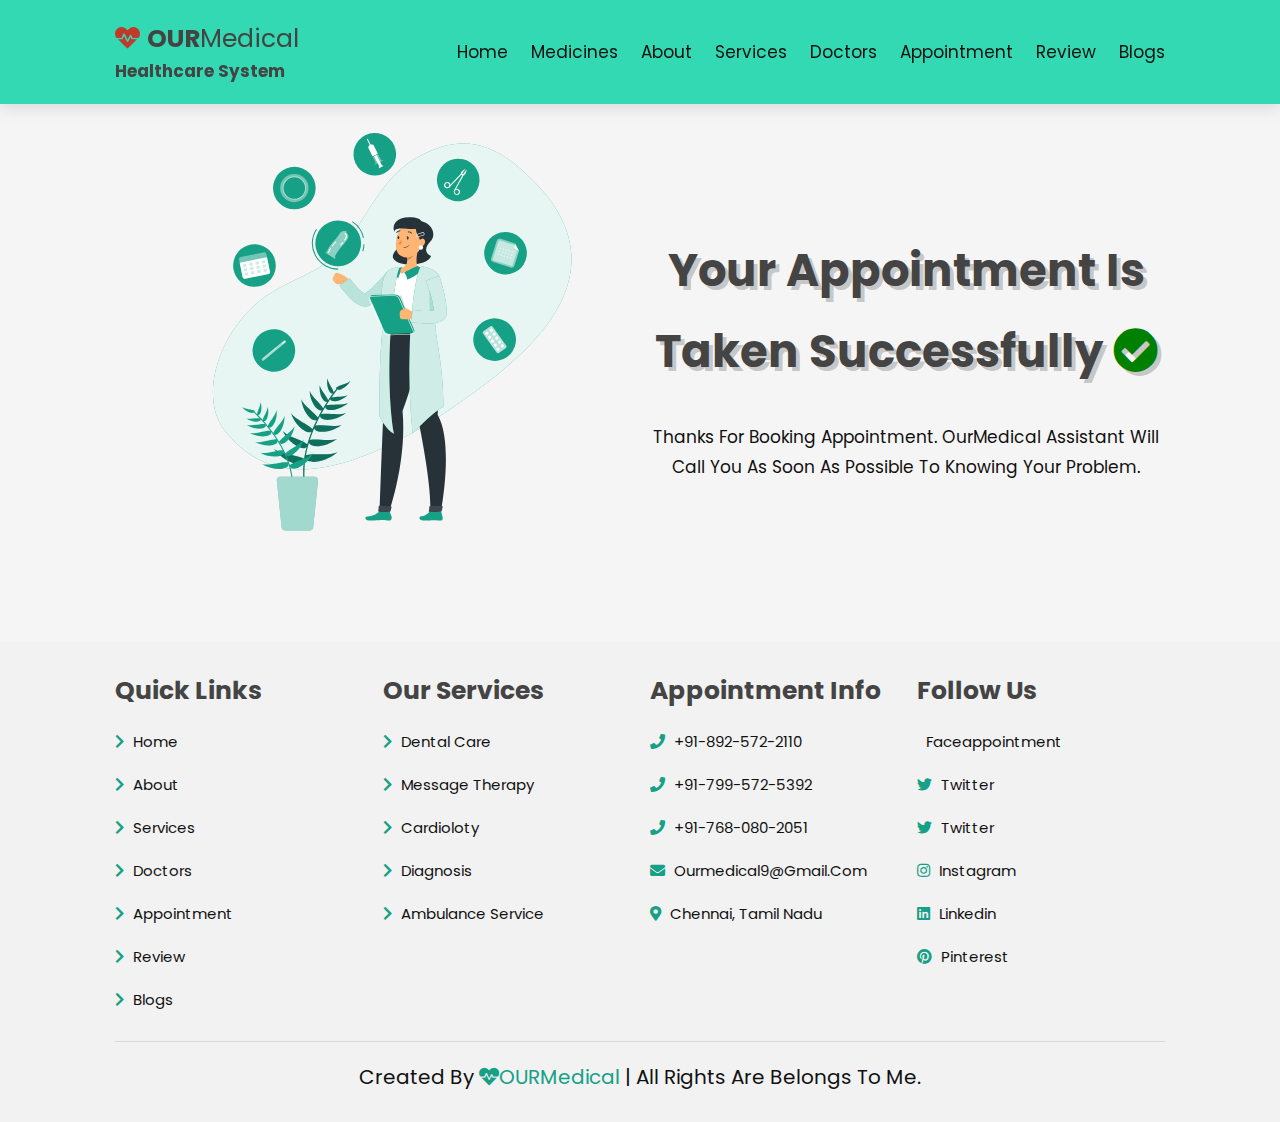
<file: appoint.html>
<!DOCTYPE html>
<html lang="en">
<head>
    <meta charset="UTF-8">
    <meta http-equiv="X-UA-Compatible" content="IE=edge">
    <meta name="viewport" content="width=device-width, initial-scale=1.0">
    <title>OURMedical</title>
    <link rel="icon" href="Favicon.png">

    <!-- font awesome cdn link  -->
    <link rel="stylesheet" href="https://cdnjs.cloudflare.com/ajax/libs/font-awesome/5.15.4/css/all.min.css">

    <!-- custom css file link  -->
    <link rel="stylesheet" href="css/style.css">
  <!-- header section starts  -->
        
 
</head>
<body>
    <header class="header">
        
        <a href="#" class="logo"> <i class="fas fa-heartbeat"></i> <strong>OUR</strong>Medical <br><h6>healthcare system</h6></a>
    
        <nav class="navbar">
            <a href="index.html">home</a>
            <a href="medico/index.html">medicines</a>
            <a href="index.html#about">about</a>
            <a href="index.html#services">services</a>
            <a href="index.html#doctors">doctors</a>
            <a href="index.html#appointment">appointment</a>
            <a href="index.html#review">review</a>
            <a href="index.html#blogs">blogs</a>
            
        </nav>
    
        <div id="menu-btn" class="fas fa-bars"></div>
    
    </header>
    <section class="home" id="home">
        <div class="image">
            <img src="image/home-img.svg" alt="">
        </div>
    
        <div class="topic">
            <h1> Your Appointment Is Taken Successfully <i class="fas fa-check-circle" style="color: green;"></i></h1>
            <p style="text-align: center">Thanks For Booking Appointment. OurMedical Assistant Will Call You As Soon As Possible To Knowing Your Problem.<i class="fa fa-smile-o" style="color: green; ;"></i></p>
        </div>   
    </section>
        
        <section class="footer">

            <div class="box-container">
        
                <div class="box">
                    <h3>quick links</h3>
                    <a href="#home"> <i class="fas fa-chevron-right"></i> home </a>
                    <a href="index.html#about"> <i class="fas fa-chevron-right"></i> about </a>
                    <a href="#services"> <i class="fas fa-chevron-right"></i> services </a>
                    <a href="#doctors"> <i class="fas fa-chevron-right"></i> doctors </a>
                    <a href="#appointment"> <i class="fas fa-chevron-right"></i> appointment </a>
                    <a href="#review"> <i class="fas fa-chevron-right"></i> review </a>
                    <a href="#blogs"> <i class="fas fa-chevron-right"></i> blogs </a>
                </div>
        
                <div class="box">
                    <h3>our services</h3>
                    <a href="#"> <i class="fas fa-chevron-right"></i> dental care </a>
                    <a href="#"> <i class="fas fa-chevron-right"></i> message therapy </a>
                    <a href="#"> <i class="fas fa-chevron-right"></i> cardioloty </a>
                    <a href="#"> <i class="fas fa-chevron-right"></i> diagnosis </a>
                    <a href="#"> <i class="fas fa-chevron-right"></i> ambulance service </a>
                </div>
        
                <div class="box">
                    <h3>appointment info</h3>
                    <a href="tel:8925722110"> <i class="fas fa-phone"></i> +91-892-572-2110  </a>
                    <a href="tel:7995725392"> <i class="fas fa-phone"></i> +91-799-572-5392 </a>
                    <a href="tel:7680802051"> <i class="fas fa-phone"></i> +91-768-080-2051</a>
                    <a href="mailto:goggalaajayraj@gmail.com"> <i class="fas fa-envelope"></i> ourmedical9@gmail.com </a>
                    <a href="https://www.google.com/maps/place/Dr.+M.G.R.+Educational+And+Research+Institute+university/@13.069378,80.1757722,17z/data=!3m1!4b1!4m5!3m4!1s0x3a5261504145fe7d:0x58810f43c3a748ae!8m2!3d13.069378!4d80.1779609"> <i class="fas fa-map-marker-alt"></i> Chennai, Tamil Nadu </a>
                </div>
        
                <div class="box">
                    <h3>follow us</h3>
                    <a href="#"> <i class="fab fa-faceappointment-f"></i> faceappointment </a>
                    <a href="#"> <i class="fab fa-twitter"></i> twitter </a>
                    <a href="#"> <i class="fab fa-twitter"></i> twitter </a>
                    <a href="#"> <i class="fab fa-instagram"></i> instagram </a>
                    <a href="#"> <i class="fab fa-linkedin"></i> linkedin </a>
                    <a href="#"> <i class="fab fa-pinterest"></i> pinterest </a>
                </div>
        
            </div>
        
            <div class="credit"> created by <span><i class="fas fa-heartbeat"></i>OURMedical</span> | all rights are belongs to me.</div>
        
        </section>
        
        <!-- footer section ends -->
        
        
        <!-- js file link  -->
        <script src="js/script.js"></script>
</body>
</html>
</file>
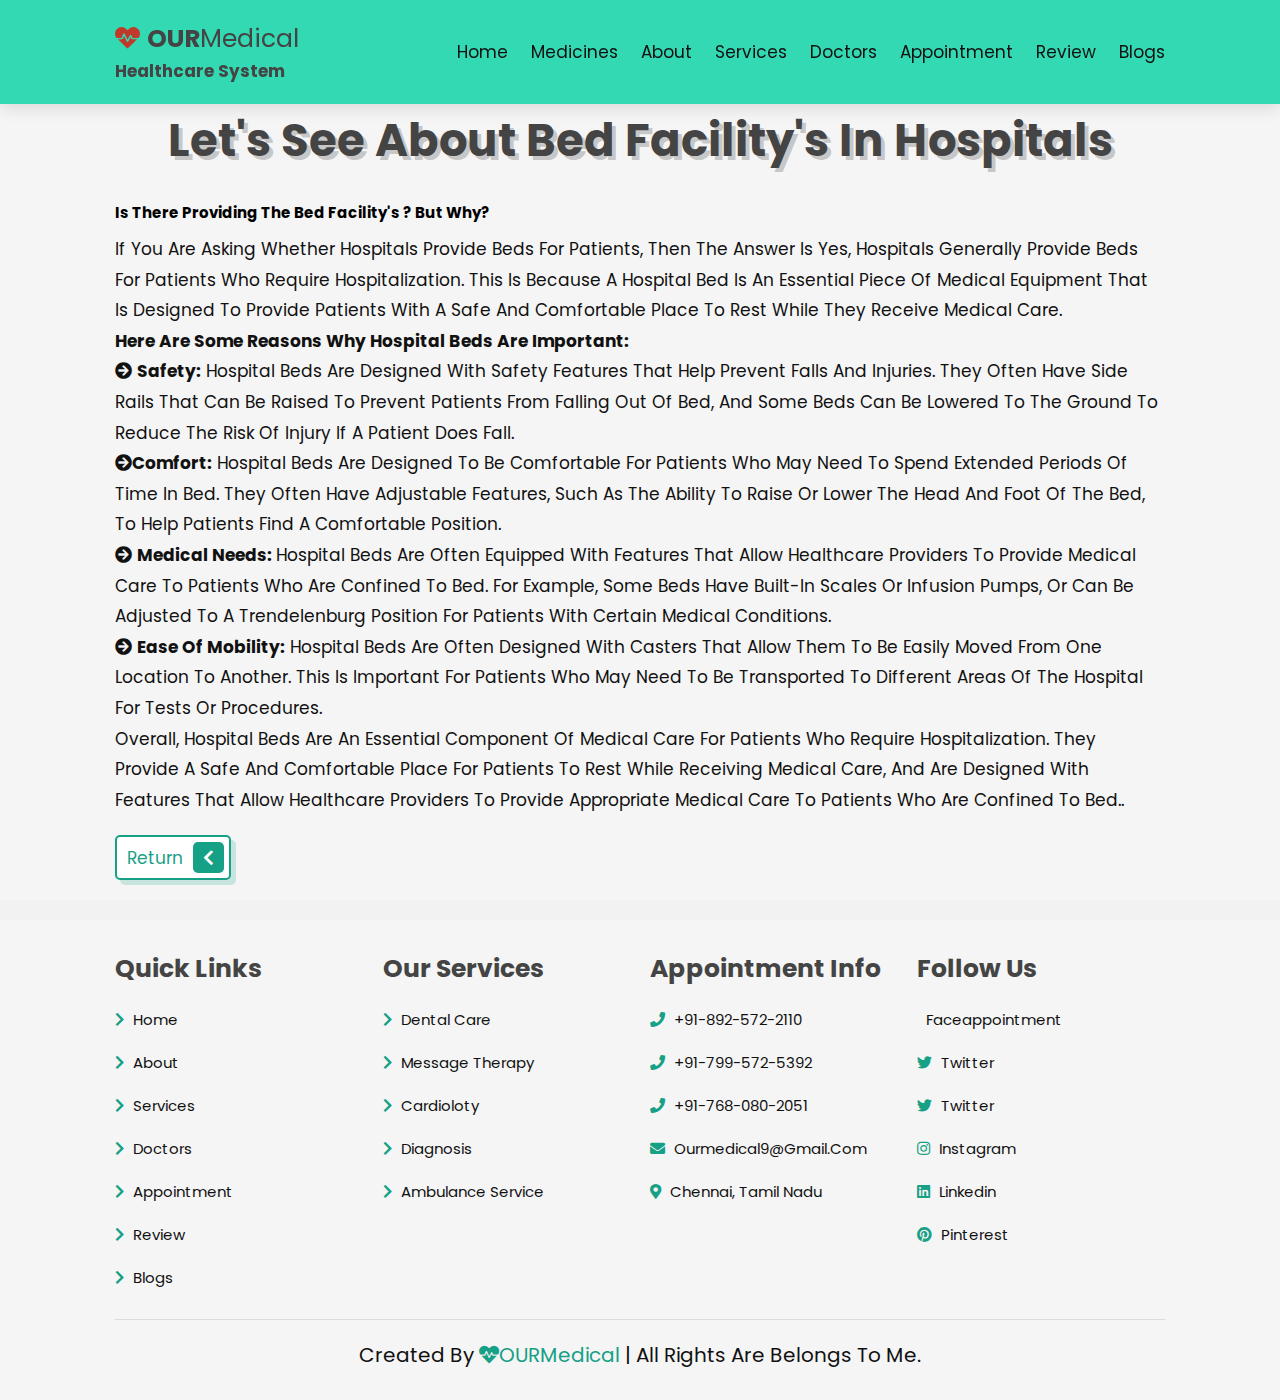
<file: bed.html>
<!DOCTYPE html>
<html lang="en">
<head>
    <meta charset="UTF-8">
    <meta http-equiv="X-UA-Compatible" content="IE=edge">
    <meta name="viewport" content="width=device-width, initial-scale=1.0">
    <title>OURMedical</title>
    <link rel="icon" href="Favicon.png">

    <!-- font awesome cdn link  -->
    <link rel="stylesheet" href="https://cdnjs.cloudflare.com/ajax/libs/font-awesome/5.15.4/css/all.min.css">

    <!-- custom css file link  -->
    <link rel="stylesheet" href="css/style.css">

</head>
<body>
    
        <!-- header section starts  -->
        
        <header class="header">
        
            <a href="#" class="logo"> <i class="fas fa-heartbeat"></i> <strong>OUR</strong>Medical <br><h6>healthcare system</h6></a>
        
            <nav class="navbar">
                <a href="index.html">home</a>
                <a href="medico/index.html">medicines</a>
                <a href="index.html#about">about</a>
                <a href="index.html#services">services</a>
                <a href="index.html#doctors">doctors</a>
                <a href="index.html#appointment">appointment</a>
                <a href="index.html#review">review</a>
                <a href="index.html#blogs">blogs</a>
              
            </nav>
        
            <div id="menu-btn" class="fas fa-bars"></div>
        
        </header>
        <section class="home" id="home">
            <!-- <div class="image">
                <img src="image/home-img.svg" alt="">
            </div> -->
        
            <div class="topic">
                <h1>let's see about Bed Facility's in Hospitals</h1>
                <strong><h2>Is there providing the Bed Facility's ? but why?</h2></strong>
                <ol><p>If you are asking whether hospitals provide beds for patients, then the answer is yes, hospitals generally provide beds for patients who require hospitalization. This is because a hospital bed is an essential piece of medical equipment that is designed to provide patients with a safe and comfortable place to rest while they receive medical care. <br>
                    <u><strong>Here are some reasons why hospital beds are important:</strong></u><br>
                   <i class="fa fa-arrow-circle-right"></i> <u><strong>Safety:</strong></u>  Hospital beds are designed with safety features that help prevent falls and injuries. They often have side rails that can be raised to prevent patients from falling out of bed, and some beds can be lowered to the ground to reduce the risk of injury if a patient does fall. <br>
                     
                   <i class="fa fa-arrow-circle-right"></i><u><strong>comfort:</strong></u>   Hospital beds are designed to be comfortable for patients who may need to spend extended periods of time in bed. They often have adjustable features, such as the ability to raise or lower the head and foot of the bed, to help patients find a comfortable position. <br>
                     
                   <i class="fa fa-arrow-circle-right"></i> <u><strong>medical needs: </strong></u>  Hospital beds are often equipped with features that allow healthcare providers to provide medical care to patients who are confined to bed. For example, some beds have built-in scales or infusion pumps, or can be adjusted to a Trendelenburg position for patients with certain medical conditions.<br>
                     
                   <i class="fa fa-arrow-circle-right"></i> <u><strong>Ease of mobility:</strong></u>   Hospital beds are often designed with casters that allow them to be easily moved from one location to another. This is important for patients who may need to be transported to different areas of the hospital for tests or procedures.<br>
                     
                   Overall, hospital beds are an essential component of medical care for patients who require hospitalization. They provide a safe and comfortable place for patients to rest while receiving medical care, and are designed with features that allow healthcare providers to provide appropriate medical care to patients who are confined to bed..</p></ol>
                
                <a href="index.html" class="btn"> return <span class="fas fa-chevron-left"></span> </a>
            </div>
        
        </section>
        <h1></h1>
        
        <section class="footer">

            <div class="box-container">
        
                <div class="box">
                    <h3>quick links</h3>
                    <a href="#home"> <i class="fas fa-chevron-right"></i> home </a>
                    <a href="#about"> <i class="fas fa-chevron-right"></i> about </a>
                    <a href="#services"> <i class="fas fa-chevron-right"></i> services </a>
                    <a href="#doctors"> <i class="fas fa-chevron-right"></i> doctors </a>
                    <a href="#appointment"> <i class="fas fa-chevron-right"></i> appointment </a>
                    <a href="#review"> <i class="fas fa-chevron-right"></i> review </a>
                    <a href="#blogs"> <i class="fas fa-chevron-right"></i> blogs </a>
                </div>
        
                <div class="box">
                    <h3>our services</h3>
                    <a href="#"> <i class="fas fa-chevron-right"></i> dental care </a>
                    <a href="#"> <i class="fas fa-chevron-right"></i> message therapy </a>
                    <a href="#"> <i class="fas fa-chevron-right"></i> cardioloty </a>
                    <a href="#"> <i class="fas fa-chevron-right"></i> diagnosis </a>
                    <a href="#"> <i class="fas fa-chevron-right"></i> ambulance service </a>
                </div>
        
                <div class="box">
                    <h3>appointment info</h3>
                    <a href="tel:8925722110"> <i class="fas fa-phone"></i> +91-892-572-2110  </a>
                    <a href="tel:7995725392"> <i class="fas fa-phone"></i> +91-799-572-5392 </a>
                    <a href="tel:7680802051"> <i class="fas fa-phone"></i> +91-768-080-2051</a>
                    <a href="mailto:goggalaajayraj@gmail.com"> <i class="fas fa-envelope"></i> ourmedical9@gmail.com </a>
                    <a href="https://www.google.com/maps/place/Dr.+M.G.R.+Educational+And+Research+Institute+university/@13.069378,80.1757722,17z/data=!3m1!4b1!4m5!3m4!1s0x3a5261504145fe7d:0x58810f43c3a748ae!8m2!3d13.069378!4d80.1779609"> <i class="fas fa-map-marker-alt"></i> Chennai, Tamil Nadu </a>
                </div>
        
                <div class="box">
                    <h3>follow us</h3>
                    <a href="#"> <i class="fab fa-faceappointment-f"></i> faceappointment </a>
                    <a href="#"> <i class="fab fa-twitter"></i> twitter </a>
                    <a href="#"> <i class="fab fa-twitter"></i> twitter </a>
                    <a href="#"> <i class="fab fa-instagram"></i> instagram </a>
                    <a href="#"> <i class="fab fa-linkedin"></i> linkedin </a>
                    <a href="#"> <i class="fab fa-pinterest"></i> pinterest </a>
                </div>
        
            </div>
        
            <div class="credit"> created by <span><i class="fas fa-heartbeat"></i>OURMedical</span> | all rights are belongs to me.</div>
        
        </section>
        
        <!-- footer section ends -->
        
        
        <!-- js file link  -->
        <script src="js/script.js"></script>
</body>
</html>
</file>
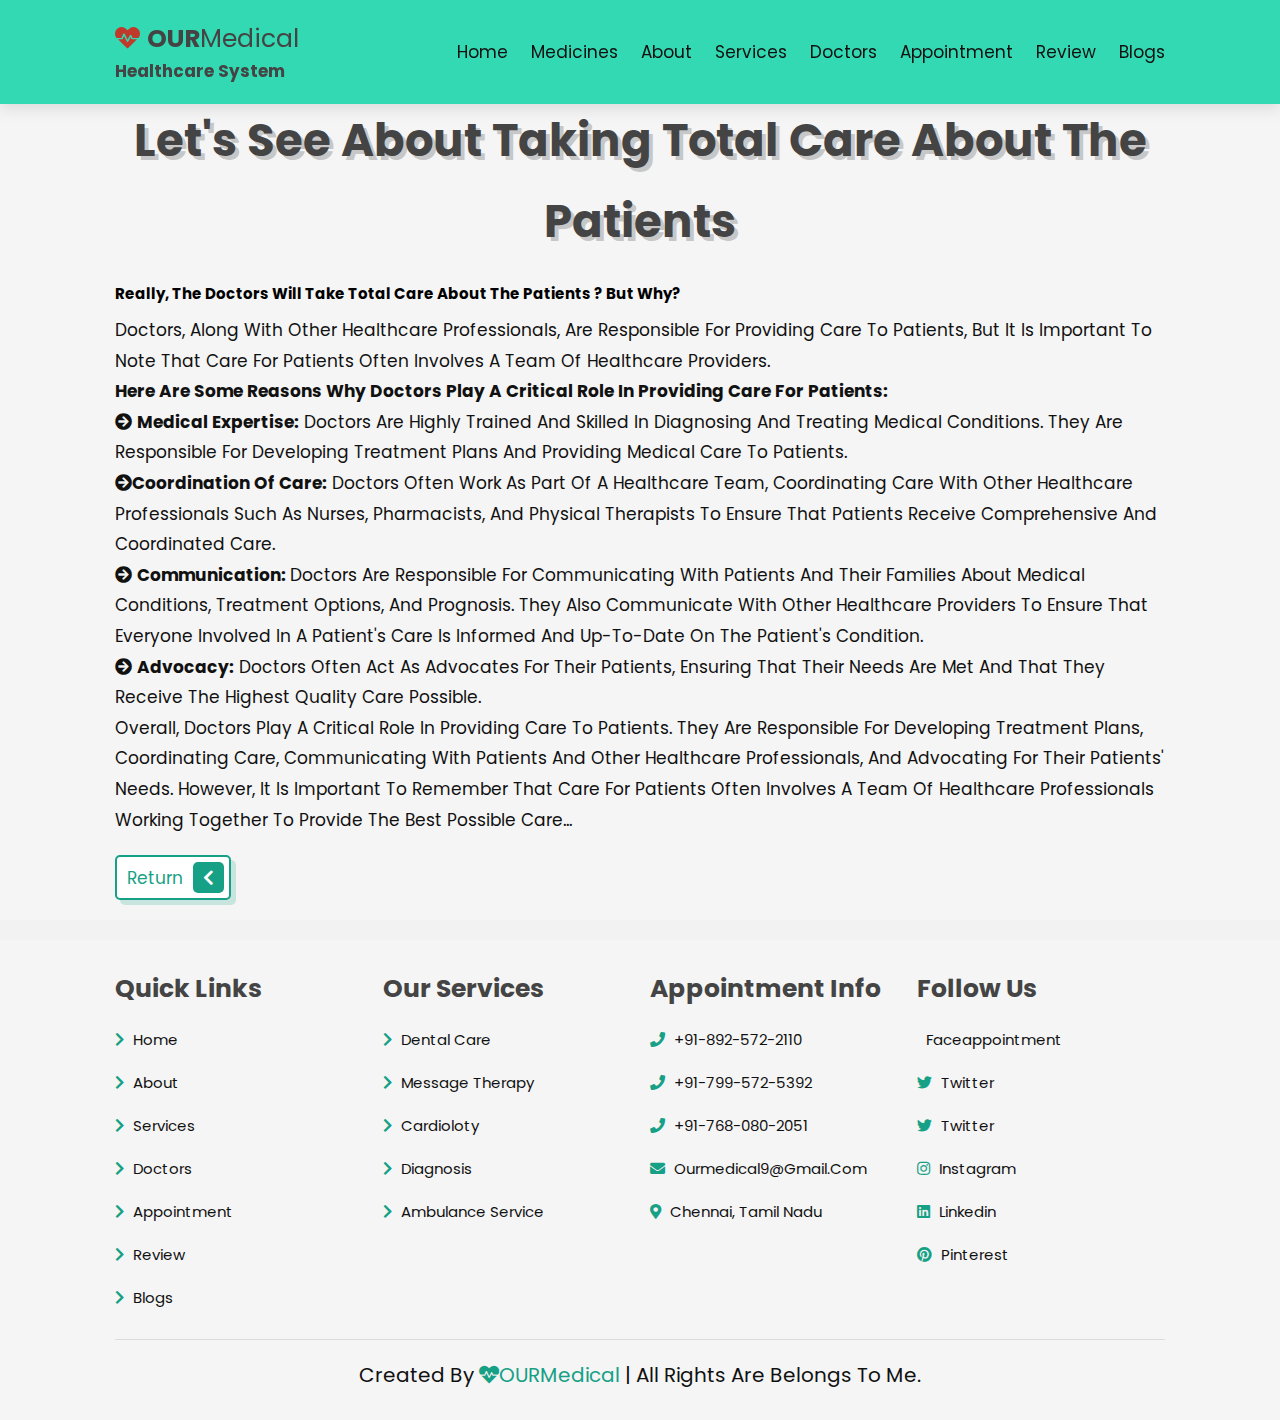
<file: care.html>
<!DOCTYPE html>
<html lang="en">
<head>
    <meta charset="UTF-8">
    <meta http-equiv="X-UA-Compatible" content="IE=edge">
    <meta name="viewport" content="width=device-width, initial-scale=1.0">
    <title>OURMedical</title>
    <link rel="icon" href="Favicon.png">

    <!-- font awesome cdn link  -->
    <link rel="stylesheet" href="https://cdnjs.cloudflare.com/ajax/libs/font-awesome/5.15.4/css/all.min.css">

    <!-- custom css file link  -->
    <link rel="stylesheet" href="css/style.css">

</head>
<body>
    
        <!-- header section starts  -->
        
        <header class="header">
        
            <a href="#" class="logo"> <i class="fas fa-heartbeat"></i> <strong>OUR</strong>Medical <br><h6>healthcare system</h6></a>
        
            <nav class="navbar">
                <a href="index.html">home</a>
                <a href="medico/index.html">medicines</a>
                <a href="index.html#about">about</a>
                <a href="index.html#services">services</a>
                <a href="index.html#doctors">doctors</a>
                <a href="index.html#appointment">appointment</a>
                <a href="index.html#review">review</a>
                <a href="index.html#blogs">blogs</a>
            
            </nav>
        
            <div id="menu-btn" class="fas fa-bars"></div>
        
        </header>
        <section class="home" id="home">
            <!-- <div class="image">
                <img src="image/home-img.svg" alt="">
            </div> -->
        
            <div class="topic">
                <h1>let's see about taking total care about the patients</h1>
                <strong><h2>really, the doctors will take total care about the patients ? but why?</h2></strong>
                <ol><p> Doctors, along with other healthcare professionals, are responsible for providing care to patients, but it is important to note that care for patients often involves a team of healthcare providers.  <br>
                    <u><strong>Here are some reasons why doctors play a critical role in providing care for patients:</strong></u><br>
                   <i class="fa fa-arrow-circle-right"></i> <u><strong>Medical expertise:</strong></u> Doctors are highly trained and skilled in diagnosing and treating medical conditions. They are responsible for developing treatment plans and providing medical care to patients.<br>
                     
                   <i class="fa fa-arrow-circle-right"></i><u><strong>Coordination of care:</strong></u>   Doctors often work as part of a healthcare team, coordinating care with other healthcare professionals such as nurses, pharmacists, and physical therapists to ensure that patients receive comprehensive and coordinated care.                   <br>
                     
                   <i class="fa fa-arrow-circle-right"></i> <u><strong> Communication: </strong></u>  Doctors are responsible for communicating with patients and their families about medical conditions, treatment options, and prognosis. They also communicate with other healthcare providers to ensure that everyone involved in a patient's care is informed and up-to-date on the patient's condition. <br>
                     
                   <i class="fa fa-arrow-circle-right"></i> <u><strong> Advocacy:</strong></u>  Doctors often act as advocates for their patients, ensuring that their needs are met and that they receive the highest quality care possible.  <br>
                     
                   Overall, doctors play a critical role in providing care to patients. They are responsible for developing treatment plans, coordinating care, communicating with patients and other healthcare professionals, and advocating for their patients' needs. However, it is important to remember that care for patients often involves a team of healthcare professionals working together to provide the best possible care...</p></ol>
                
                <a href="index.html" class="btn"> return <span class="fas fa-chevron-left"></span> </a>
            </div>
        
        </section>
        <h1></h1>
        
        <section class="footer">

            <div class="box-container">
        
                <div class="box">
                    <h3>quick links</h3>
                    <a href="#home"> <i class="fas fa-chevron-right"></i> home </a>
                    <a href="#about"> <i class="fas fa-chevron-right"></i> about </a>
                    <a href="#services"> <i class="fas fa-chevron-right"></i> services </a>
                    <a href="#doctors"> <i class="fas fa-chevron-right"></i> doctors </a>
                    <a href="#appointment"> <i class="fas fa-chevron-right"></i> appointment </a>
                    <a href="#review"> <i class="fas fa-chevron-right"></i> review </a>
                    <a href="#blogs"> <i class="fas fa-chevron-right"></i> blogs </a>
                </div>
        
                <div class="box">
                    <h3>our services</h3>
                    <a href="#"> <i class="fas fa-chevron-right"></i> dental care </a>
                    <a href="#"> <i class="fas fa-chevron-right"></i> message therapy </a>
                    <a href="#"> <i class="fas fa-chevron-right"></i> cardioloty </a>
                    <a href="#"> <i class="fas fa-chevron-right"></i> diagnosis </a>
                    <a href="#"> <i class="fas fa-chevron-right"></i> ambulance service </a>
                </div>
        
                <div class="box">
                    <h3>appointment info</h3>
                    <a href="tel:8925722110"> <i class="fas fa-phone"></i> +91-892-572-2110  </a>
                    <a href="tel:7995725392"> <i class="fas fa-phone"></i> +91-799-572-5392 </a>
                    <a href="tel:7680802051"> <i class="fas fa-phone"></i> +91-768-080-2051</a>
                    <a href="mailto:goggalaajayraj@gmail.com"> <i class="fas fa-envelope"></i> ourmedical9@gmail.com </a>
                    <a href="https://www.google.com/maps/place/Dr.+M.G.R.+Educational+And+Research+Institute+university/@13.069378,80.1757722,17z/data=!3m1!4b1!4m5!3m4!1s0x3a5261504145fe7d:0x58810f43c3a748ae!8m2!3d13.069378!4d80.1779609"> <i class="fas fa-map-marker-alt"></i> Chennai, Tamil Nadu </a>
                </div>
        
                <div class="box">
                    <h3>follow us</h3>
                    <a href="#"> <i class="fab fa-faceappointment-f"></i> faceappointment </a>
                    <a href="#"> <i class="fab fa-twitter"></i> twitter </a>
                    <a href="#"> <i class="fab fa-twitter"></i> twitter </a>
                    <a href="#"> <i class="fab fa-instagram"></i> instagram </a>
                    <a href="#"> <i class="fab fa-linkedin"></i> linkedin </a>
                    <a href="#"> <i class="fab fa-pinterest"></i> pinterest </a>
                </div>
        
            </div>
        
            <div class="credit"> created by <span><i class="fas fa-heartbeat"></i>OURMedical</span> | all rights are belongs to me.</div>
        
        </section>
        
        <!-- footer section ends -->
        
        
        <!-- js file link  -->
        <script src="js/script.js"></script>
</body>
</html>
</file>
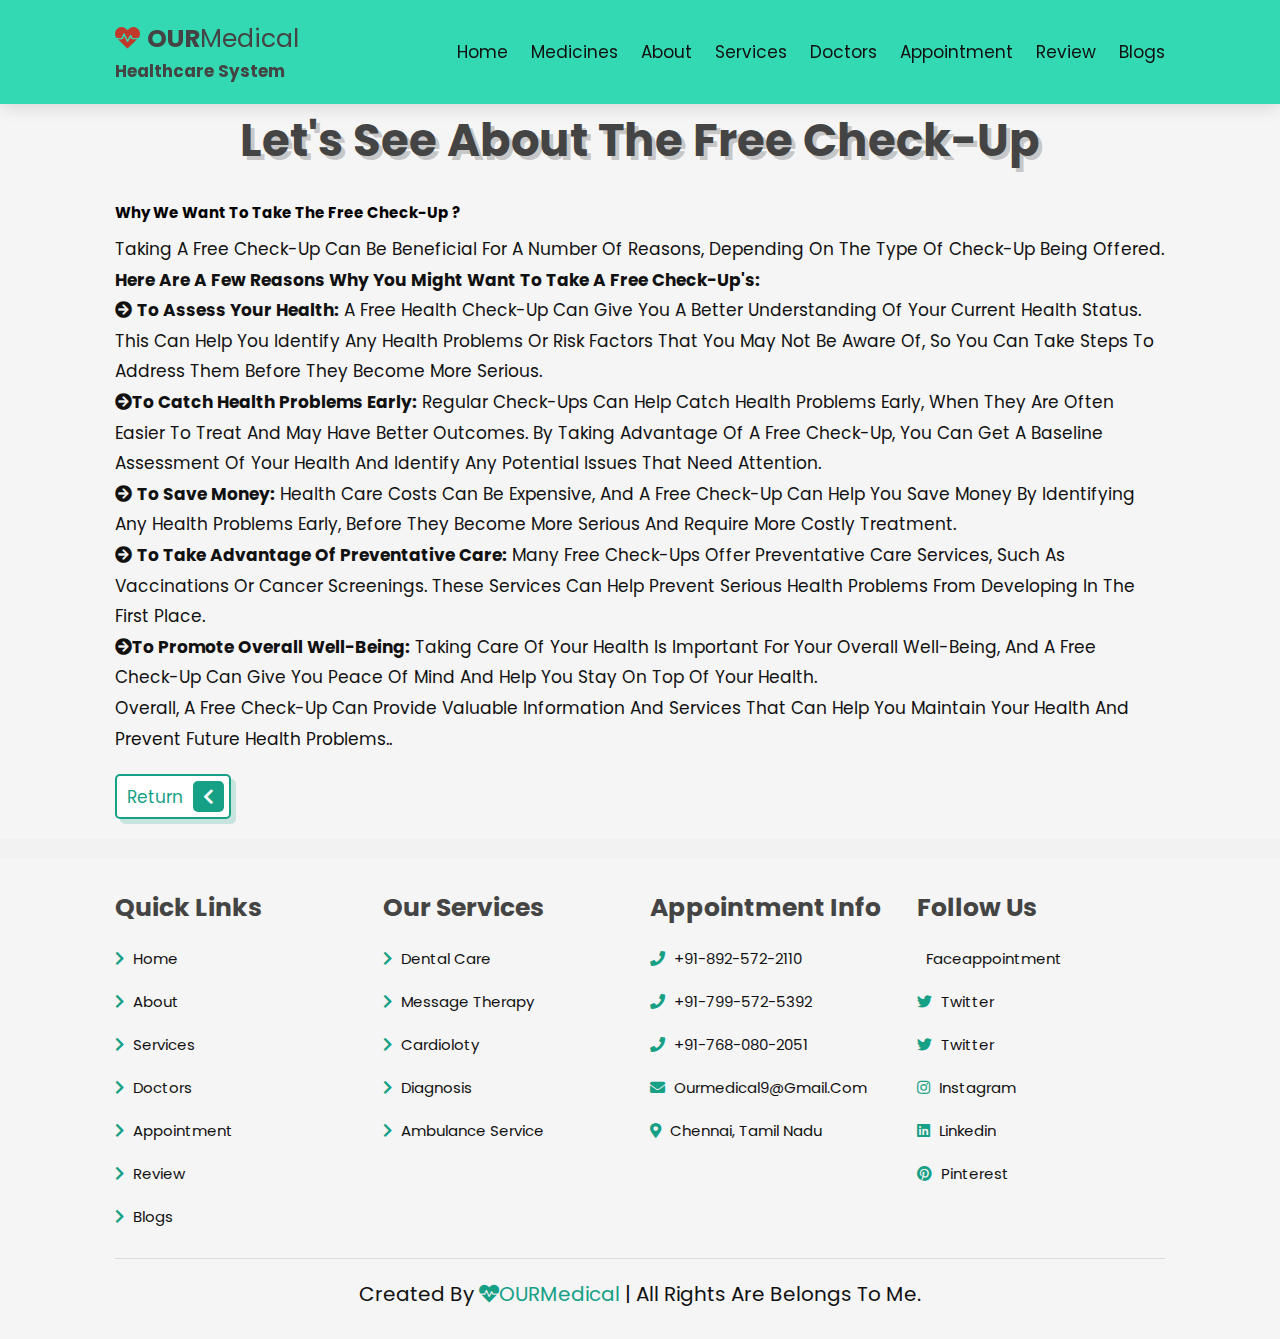
<file: checkup.html>
<!DOCTYPE html>
<html lang="en">
<head>
    <meta charset="UTF-8">
    <meta http-equiv="X-UA-Compatible" content="IE=edge">
    <meta name="viewport" content="width=device-width, initial-scale=1.0">
    <title>OURMedical</title>
    <link rel="icon" href="Favicon.png">

    <!-- font awesome cdn link  -->
    <link rel="stylesheet" href="https://cdnjs.cloudflare.com/ajax/libs/font-awesome/5.15.4/css/all.min.css">

    <!-- custom css file link  -->
    <link rel="stylesheet" href="css/style.css">

</head>
<body>
    
        <!-- header section starts  -->
        
        <header class="header">
        
            <a href="#" class="logo"> <i class="fas fa-heartbeat"></i> <strong>OUR</strong>Medical <br><h6>healthcare system</h6></a>
        
            <nav class="navbar">
                <a href="index.html">home</a>
                <a href="medico/index.html">medicines</a>
                <a href="index.html#about">about</a>
                <a href="index.html#services">services</a>
                <a href="index.html#doctors">doctors</a>
                <a href="index.html#appointment">appointment</a>
                <a href="index.html#review">review</a>
                <a href="index.html#blogs">blogs</a>
                
            </nav>
        
            <div id="menu-btn" class="fas fa-bars"></div>
        
        </header>
        <section class="home" id="home">
            <!-- <div class="image">
                <img src="image/home-img.svg" alt="">
            </div> -->
        
            <div class="topic">
                <h1>let's see about the free check-up</h1>
               <strong><h2>why we want to take the free check-up ?</h2></strong> 
                <ol><p> Taking a free check-up can be beneficial for a number of reasons, depending on the type of check-up being offered. <br>
                    <u><strong>Here are a few reasons why you might want to take a free check-up's:</strong></u><br>
                   <i class="fa fa-arrow-circle-right"></i> <u><strong>To assess your health:</strong></u>  A free health check-up can give you a better understanding of your current health status. This can help you identify any health problems or risk factors that you may not be aware of, so you can take steps to address them before they become more serious. <br>
                     
                   <i class="fa fa-arrow-circle-right"></i><u><strong>To catch health problems early:</strong></u>  Regular check-ups can help catch health problems early, when they are often easier to treat and may have better outcomes. By taking advantage of a free check-up, you can get a baseline assessment of your health and identify any potential issues that need attention. <br>
                     
                   <i class="fa fa-arrow-circle-right"></i> <u><strong>To save money:</strong></u>  Health care costs can be expensive, and a free check-up can help you save money by identifying any health problems early, before they become more serious and require more costly treatment. <br>
                     
                   <i class="fa fa-arrow-circle-right"></i> <u><strong>To take advantage of preventative care:</strong></u>  Many free check-ups offer preventative care services, such as vaccinations or cancer screenings. These services can help prevent serious health problems from developing in the first place. <br>
                     
                   <i class="fa fa-arrow-circle-right"></i><u><strong>To promote overall well-being:</strong></u>  Taking care of your health is important for your overall well-being, and a free check-up can give you peace of mind and help you stay on top of your health. <br>
                     
                     Overall, a free check-up can provide valuable information and services that can help you maintain your health and prevent future health problems..</p></ol>
                
                <a href="index.html" class="btn"> return <span class="fas fa-chevron-left"></span> </a>
            </div>
        
        </section>
        <h1></h1>
        
        <section class="footer">

            <div class="box-container">
        
                <div class="box">
                    <h3>quick links</h3>
                    <a href="#home"> <i class="fas fa-chevron-right"></i> home </a>
                    <a href="index.html#about"> <i class="fas fa-chevron-right"></i> about </a>
                    <a href="#services"> <i class="fas fa-chevron-right"></i> services </a>
                    <a href="#doctors"> <i class="fas fa-chevron-right"></i> doctors </a>
                    <a href="#appointment"> <i class="fas fa-chevron-right"></i> appointment </a>
                    <a href="#review"> <i class="fas fa-chevron-right"></i> review </a>
                    <a href="#blogs"> <i class="fas fa-chevron-right"></i> blogs </a>
                </div>
        
                <div class="box">
                    <h3>our services</h3>
                    <a href="#"> <i class="fas fa-chevron-right"></i> dental care </a>
                    <a href="#"> <i class="fas fa-chevron-right"></i> message therapy </a>
                    <a href="#"> <i class="fas fa-chevron-right"></i> cardioloty </a>
                    <a href="#"> <i class="fas fa-chevron-right"></i> diagnosis </a>
                    <a href="#"> <i class="fas fa-chevron-right"></i> ambulance service </a>
                </div>
        
                <div class="box">
                    <h3>appointment info</h3>
                    <a href="tel:8925722110"> <i class="fas fa-phone"></i> +91-892-572-2110  </a>
                    <a href="tel:7995725392"> <i class="fas fa-phone"></i> +91-799-572-5392 </a>
                    <a href="tel:7680802051"> <i class="fas fa-phone"></i> +91-768-080-2051</a>
                    <a href="mailto:goggalaajayraj@gmail.com"> <i class="fas fa-envelope"></i> ourmedical9@gmail.com </a>
                    <a href="https://www.google.com/maps/place/Dr.+M.G.R.+Educational+And+Research+Institute+university/@13.069378,80.1757722,17z/data=!3m1!4b1!4m5!3m4!1s0x3a5261504145fe7d:0x58810f43c3a748ae!8m2!3d13.069378!4d80.1779609"> <i class="fas fa-map-marker-alt"></i> Chennai, Tamil Nadu </a>
                </div>
        
                <div class="box">
                    <h3>follow us</h3>
                    <a href="#"> <i class="fab fa-faceappointment-f"></i> faceappointment </a>
                    <a href="#"> <i class="fab fa-twitter"></i> twitter </a>
                    <a href="#"> <i class="fab fa-twitter"></i> twitter </a>
                    <a href="#"> <i class="fab fa-instagram"></i> instagram </a>
                    <a href="#"> <i class="fab fa-linkedin"></i> linkedin </a>
                    <a href="#"> <i class="fab fa-pinterest"></i> pinterest </a>
                </div>
        
            </div>
        
            <div class="credit"> created by <span><i class="fas fa-heartbeat"></i>OURMedical</span> | all rights are belongs to me.</div>
        
        </section>
        
        <!-- footer section ends -->
        
        
        <!-- js file link  -->
        <script src="js/script.js"></script>
</body>
</html>
</file>
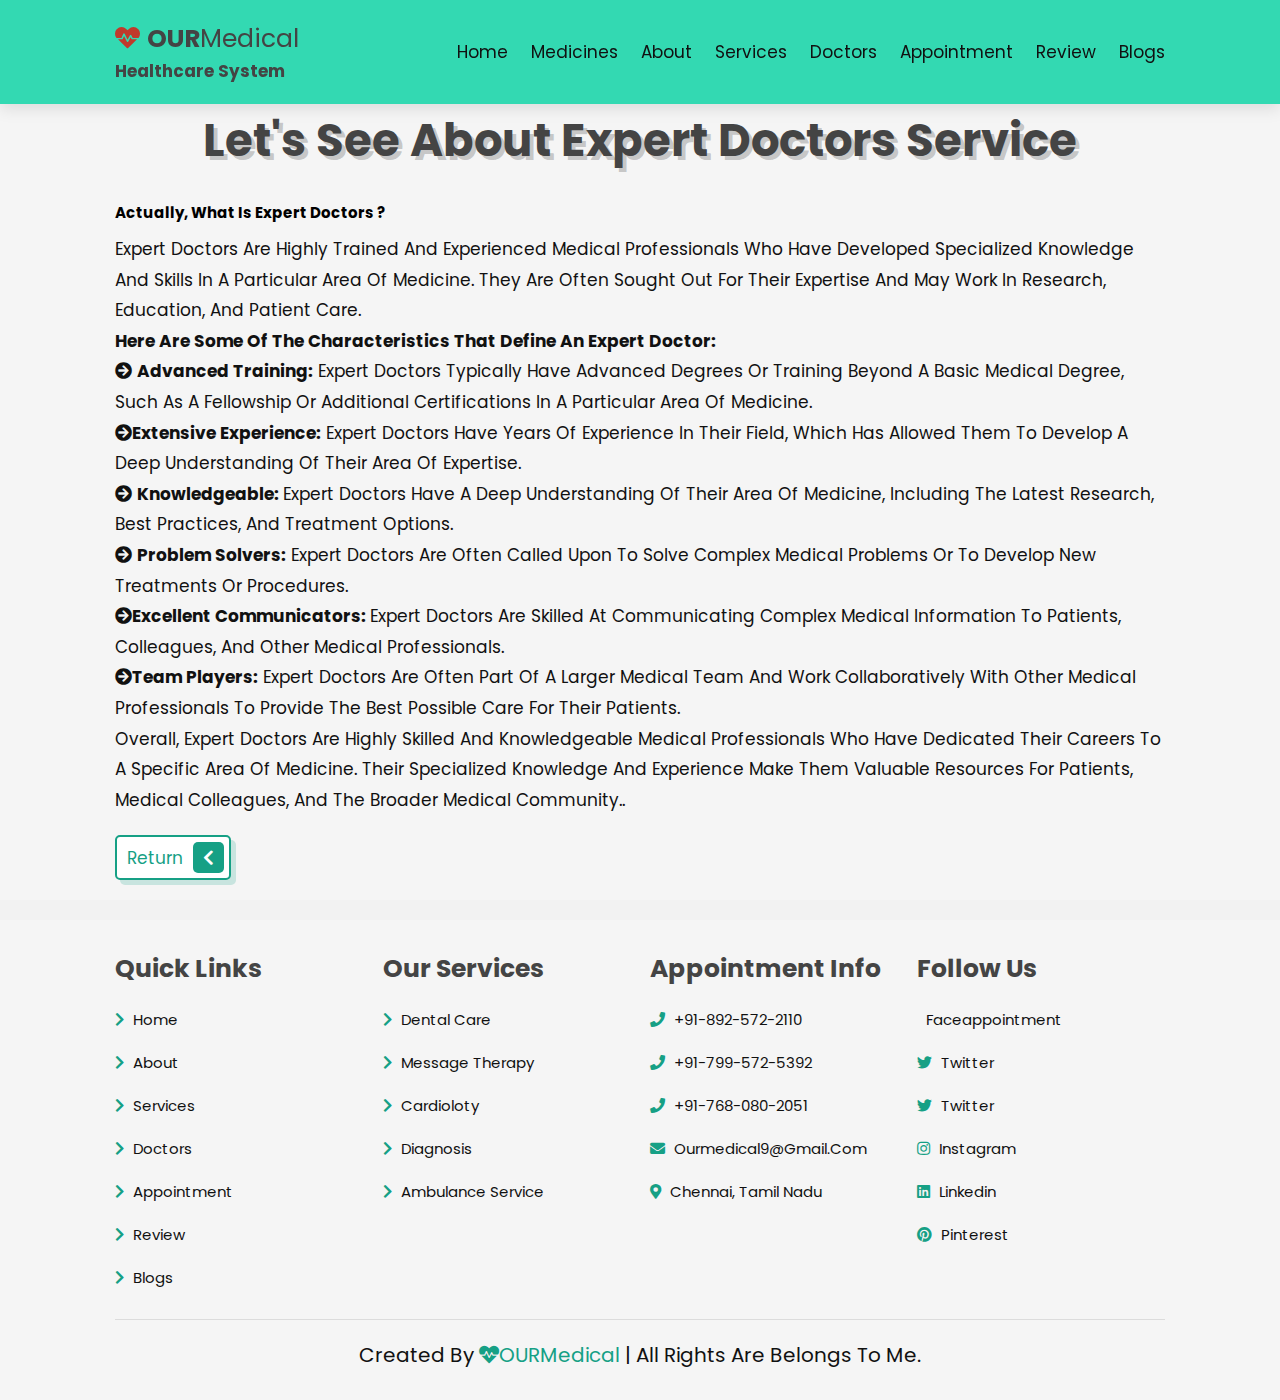
<file: experts.html>
<!DOCTYPE html>
<html lang="en">
<head>
    <meta charset="UTF-8">
    <meta http-equiv="X-UA-Compatible" content="IE=edge">
    <meta name="viewport" content="width=device-width, initial-scale=1.0">
    <title>OURMedical</title>
    <link rel="icon" href="Favicon.png">

    <!-- font awesome cdn link  -->
    <link rel="stylesheet" href="https://cdnjs.cloudflare.com/ajax/libs/font-awesome/5.15.4/css/all.min.css">

    <!-- custom css file link  -->
    <link rel="stylesheet" href="css/style.css">

</head>
<body>
    
        <!-- header section starts  -->
        
        <header class="header">
        
            <a href="#" class="logo"> <i class="fas fa-heartbeat"></i> <strong>OUR</strong>Medical <br><h6>healthcare system</h6></a>
        
            <nav class="navbar">
                <a href="index.html">home</a>
                <a href="medico/index.html">medicines</a>
                <a href="index.html#about">about</a>
                <a href="index.html#services">services</a>
                <a href="index.html#doctors">doctors</a>
                <a href="index.html#appointment">appointment</a>
                <a href="index.html#review">review</a>
                <a href="index.html#blogs">blogs</a>
            </nav>
        
            <div id="menu-btn" class="fas fa-bars"></div>
        
        </header>
        <section class="home" id="home">
            <!-- <div class="image">
                <img src="image/home-img.svg" alt="">
            </div> -->
        
            <div class="topic">
                <h1>let's see about expert doctors service</h1>
                <strong><h2>Actually, what is expert doctors ?</h2></strong>
                <ol><p> Expert doctors are highly trained and experienced medical professionals who have developed specialized knowledge and skills in a particular area of medicine. They are often sought out for their expertise and may work in research, education, and patient care. <br>
                    <u><strong>Here are some of the characteristics that define an expert doctor: </strong></u><br>
                   <i class="fa fa-arrow-circle-right"></i> <u><strong>Advanced training:</strong></u>   Expert doctors typically have advanced degrees or training beyond a basic medical degree, such as a fellowship or additional certifications in a particular area of medicine. <br>
                     
                   <i class="fa fa-arrow-circle-right"></i><u><strong>Extensive experience:</strong></u>  Expert doctors have years of experience in their field, which has allowed them to develop a deep understanding of their area of expertise. <br>
                     
                   <i class="fa fa-arrow-circle-right"></i> <u><strong>Knowledgeable: </strong></u>   Expert doctors have a deep understanding of their area of medicine, including the latest research, best practices, and treatment options. <br>
                     
                   <i class="fa fa-arrow-circle-right"></i> <u><strong>Problem solvers:</strong></u>  Expert doctors are often called upon to solve complex medical problems or to develop new treatments or procedures.  <br>
                     
                   <i class="fa fa-arrow-circle-right"></i><u><strong>Excellent communicators: </strong></u>  Expert doctors are skilled at communicating complex medical information to patients, colleagues, and other medical professionals. <br>

                   <i class="fa fa-arrow-circle-right"></i><u><strong>Team players:</strong></u>  Expert doctors are often part of a larger medical team and work collaboratively with other medical professionals to provide the best possible care for their patients. <br>
                     
                   Overall, expert doctors are highly skilled and knowledgeable medical professionals who have dedicated their careers to a specific area of medicine. Their specialized knowledge and experience make them valuable resources for patients, medical colleagues, and the broader medical community..</p></ol>
                
                <a href="index.html" class="btn"> return <span class="fas fa-chevron-left"></span> </a>
            </div>
        
        </section>
        <h1></h1>
        
        <section class="footer">

            <div class="box-container">
        
                <div class="box">
                    <h3>quick links</h3>
                    <a href="#home"> <i class="fas fa-chevron-right"></i> home </a>
                    <a href="#about"> <i class="fas fa-chevron-right"></i> about </a>
                    <a href="#services"> <i class="fas fa-chevron-right"></i> services </a>
                    <a href="#doctors"> <i class="fas fa-chevron-right"></i> doctors </a>
                    <a href="#appointment"> <i class="fas fa-chevron-right"></i> appointment </a>
                    <a href="#review"> <i class="fas fa-chevron-right"></i> review </a>
                    <a href="#blogs"> <i class="fas fa-chevron-right"></i> blogs </a>
                </div>
        
                <div class="box">
                    <h3>our services</h3>
                    <a href="#"> <i class="fas fa-chevron-right"></i> dental care </a>
                    <a href="#"> <i class="fas fa-chevron-right"></i> message therapy </a>
                    <a href="#"> <i class="fas fa-chevron-right"></i> cardioloty </a>
                    <a href="#"> <i class="fas fa-chevron-right"></i> diagnosis </a>
                    <a href="#"> <i class="fas fa-chevron-right"></i> ambulance service </a>
                </div>
        
                <div class="box">
                    <h3>appointment info</h3>
                    <a href="tel:8925722110"> <i class="fas fa-phone"></i> +91-892-572-2110  </a>
                    <a href="tel:7995725392"> <i class="fas fa-phone"></i> +91-799-572-5392 </a>
                    <a href="tel:7680802051"> <i class="fas fa-phone"></i> +91-768-080-2051</a>
                    <a href="mailto:goggalaajayraj@gmail.com"> <i class="fas fa-envelope"></i> ourmedical9@gmail.com </a>
                    <a href="https://www.google.com/maps/place/Dr.+M.G.R.+Educational+And+Research+Institute+university/@13.069378,80.1757722,17z/data=!3m1!4b1!4m5!3m4!1s0x3a5261504145fe7d:0x58810f43c3a748ae!8m2!3d13.069378!4d80.1779609"> <i class="fas fa-map-marker-alt"></i> Chennai, Tamil Nadu </a>
                </div>
        
                <div class="box">
                    <h3>follow us</h3>
                    <a href="#"> <i class="fab fa-faceappointment-f"></i> faceappointment </a>
                    <a href="#"> <i class="fab fa-twitter"></i> twitter </a>
                    <a href="#"> <i class="fab fa-twitter"></i> twitter </a>
                    <a href="#"> <i class="fab fa-instagram"></i> instagram </a>
                    <a href="#"> <i class="fab fa-linkedin"></i> linkedin </a>
                    <a href="#"> <i class="fab fa-pinterest"></i> pinterest </a>
                </div>
        
            </div>
        
            <div class="credit"> created by <span><i class="fas fa-heartbeat"></i>OURMedical</span> | all rights are belongs to me.</div>
        
        </section>
        
        <!-- footer section ends -->
        
        
        <!-- js file link  -->
        <script src="js/script.js"></script>
</body>
</html>
</file>
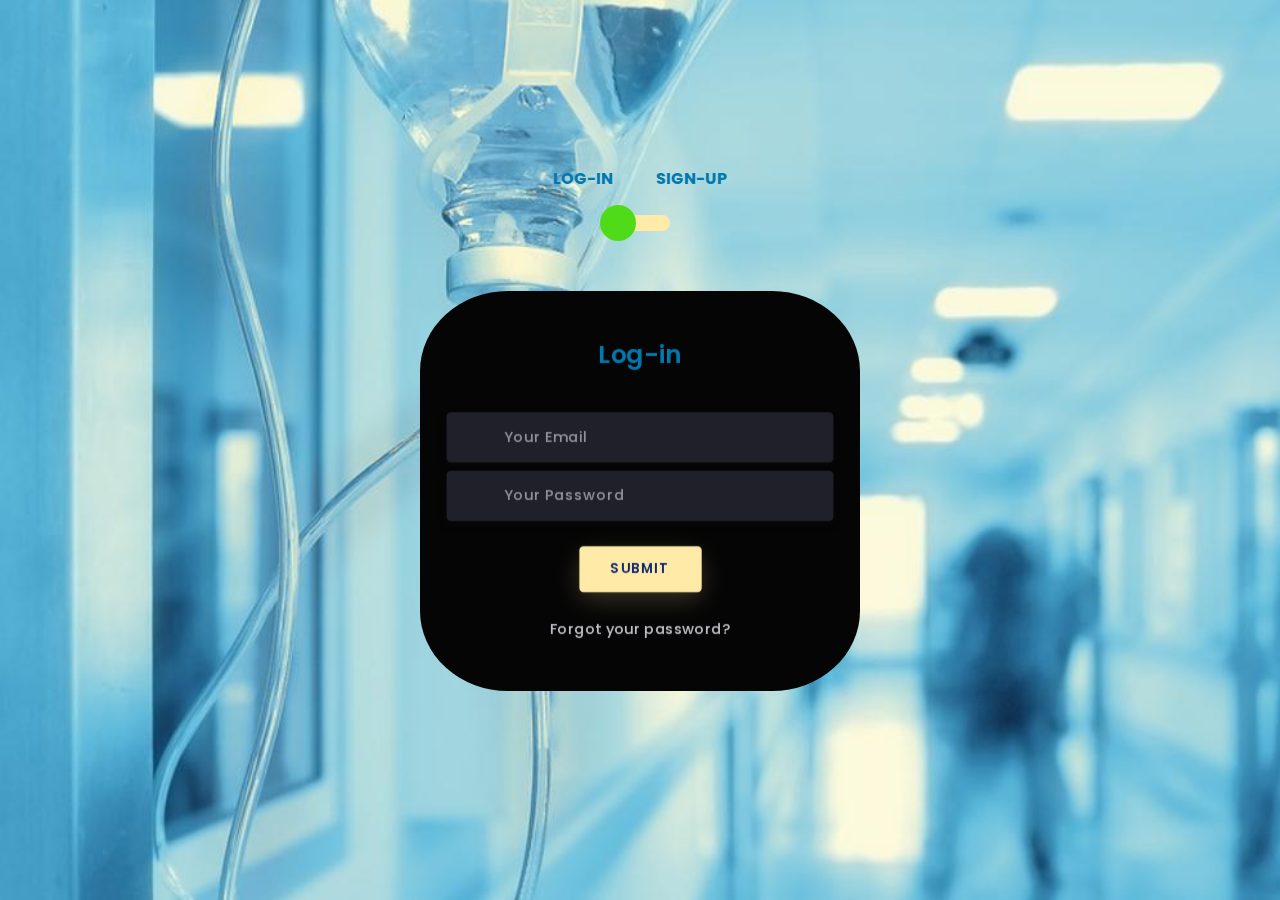
<file: login.html>
<!DOCTYPE html>
<html lang="en">
  <head>
    <meta charset="UTF-8" />
    <title>OURMedical</title>
    <link
      rel="stylesheet"
      href="https://cdnjs.cloudflare.com/ajax/libs/twitter-bootstrap/4.5.0/css/bootstrap.min.css"
    />
    <link
      rel="stylesheet"
      href="https://unicons.iconscout.com/release/v2.1.9/css/unicons.css"
    />
    <link rel="stylesheet" href="style1.css" />
    <link rel="icon" href="Favicon.png">
  </head>
  <body>
    <!-- partial:index.partial.html -->
    <div class="section">
      <div class="container">
        <div class="row full-height justify-content-center">
          <div class="col-12 text-center align-self-center py-5">
            <div class="section pb-5 pt-5 pt-sm-2 text-center">
              <h6 class="mb-0 pb-3">
                <span>Log-in </span><span>Sign-Up</span>
              </h6>
             
                 
              <input
                class="checkbox"
                type="checkbox"
                id="reg-log"
                name="reg-log"
              />
              <label for="reg-log"></label>
              <div class="card-3d-wrap mx-auto">
                <div class="card-3d-wrapper">
                  <div class="card-front">
                    <div class="center-wrap">
                      <div class="section text-center">
                        <h4 class="mb-4 pb-3">Log-in</h4>
                        <div class="form-group">
                          <form action="index.html" method="post">
                          <input
                            type="email"
                            name="logemail"
                            class="form-style"
                            placeholder="Your Email"
                            id="logemail"
                            autocomplete="off" required
                          />
                          <i class="input-icon uil uil-at"></i>
                        </div>
                        <div class="form-group mt-2">
                          <input
                            type="password"
                            name="logpass"
                            class="form-style"
                            placeholder="Your Password"
                            id="logpass"
                            autocomplete="off" required
                          />
                          <button class="btn mt-4" type="submit">Submit</button>
                        </form>
                          <i class="input-icon uil uil-lock-alt"></i>
                        </div>
                        
                        

                        <p class="mb-0 mt-4 text-center">
                          <a href="#0" class="link">Forgot your password?</a>
                        </p>
                      </div>
                    </div>
                  </div>
                  <div class="card-back">
                    <div class="center-wrap">
                      <div class="section text-center">
                        <h4 class="mb-4 pb-3">Sign-up</h4>
                        <div class="form-group">
                          <form action="index.html" method="post">
                          <input
                            type="text"
                            name="logname"
                            class="form-style"
                            placeholder="Your Full Name"
                            id="logname" required
                            autocomplete="off"
                          />
                          <i class="input-icon uil uil-user"></i>
                        </div>
                        <div class="form-group mt-2">
                          <input 
                            type="email"
                            name="logemail"
                            class="form-style"
                            placeholder="Your Email"
                            id="logemail"
                            autocomplete="off" required
                          />
                          <i class="input-icon uil uil-at"></i>
                        </div>
                        <div class="form-group mt-2">
                          <input
                            type="password"
                            name="logpass"
                            class="form-style"
                            placeholder="Enter Password"
                            id="logpass" required
                            autocomplete="off"
                          />
                          <i class="input-icon uil uil-lock-alt"></i>
                        </div>
                        <div class="form-group mt-2">
                          <input
                            type="password"
                            name="logpass"
                            class="form-style"
                            placeholder="confirm Password"
                            id="logpass" required
                            autocomplete="off"
                          />
<button class="btn mt-4" type="submit" >Submit</button>
                        </form>

                          <i class="input-icon uil uil-lock-alt"></i>
                        </div>
                        
                      </div>
                    </div>
                  </div>
                </div>
              </div>
            </div>
          </div>
        </div>
      </div>
    </div>
    <!-- partial -->
  </body>
</html>
</file>
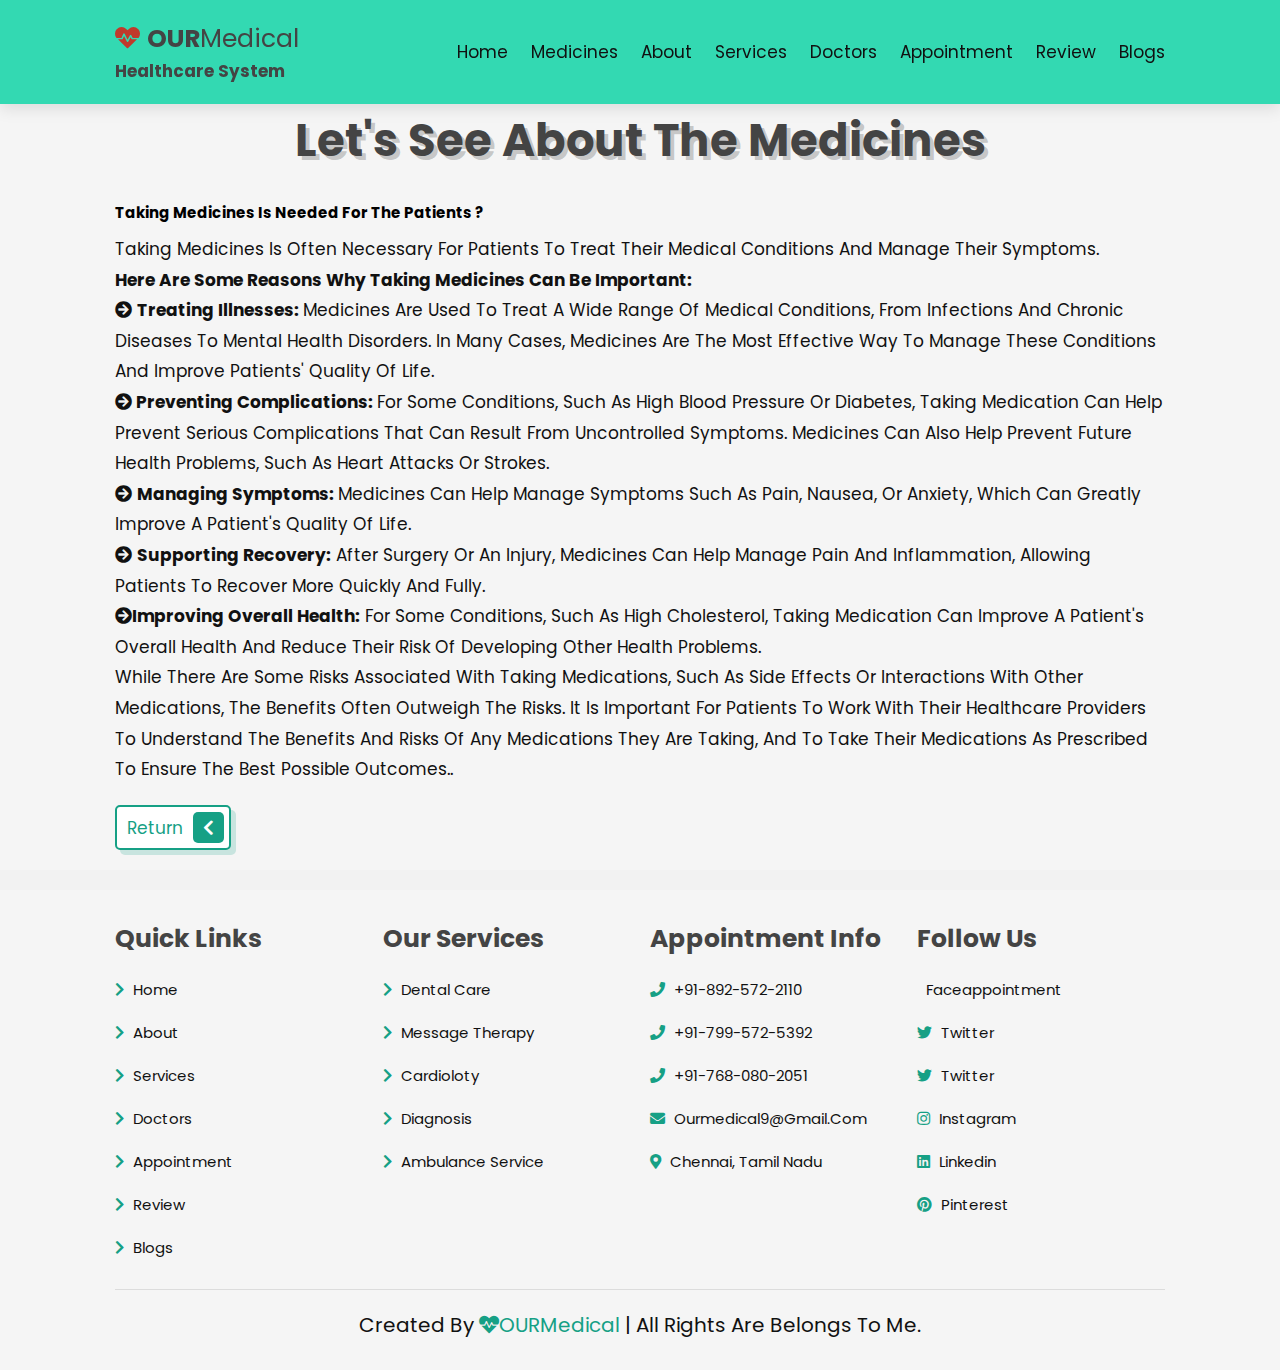
<file: medic.html>
<!DOCTYPE html>
<html lang="en">
<head>
    <meta charset="UTF-8">
    <meta http-equiv="X-UA-Compatible" content="IE=edge">
    <meta name="viewport" content="width=device-width, initial-scale=1.0">
    <title>OURMedical</title>
    <link rel="icon" href="Favicon.png">

    <!-- font awesome cdn link  -->
    <link rel="stylesheet" href="https://cdnjs.cloudflare.com/ajax/libs/font-awesome/5.15.4/css/all.min.css">

    <!-- custom css file link  -->
    <link rel="stylesheet" href="css/style.css">

</head>
<body>
    
        <!-- header section starts  -->
        
        <header class="header">
        
            <a href="#" class="logo"> <i class="fas fa-heartbeat"></i> <strong>OUR</strong>Medical <br><h6>healthcare system</h6></a>
        
            <nav class="navbar">
                <a href="index.html">home</a>
                <a href="medico/index.html">medicines</a>
                <a href="index.html#about">about</a>
                <a href="index.html#services">services</a>
                <a href="index.html#doctors">doctors</a>
                <a href="index.html#appointment">appointment</a>
                <a href="index.html#review">review</a>
                <a href="index.html#blogs">blogs</a>
                
            </nav>
        
            <div id="menu-btn" class="fas fa-bars"></div>
        
        </header>
        <section class="home" id="home">
            <!-- <div class="image">
                <img src="image/home-img.svg" alt="">
            </div> -->
        
            <div class="topic">
                <h1>let's see about the Medicines</h1>
                <strong><h2>Taking Medicines is needed for the patients  ?</h2></strong>
                <ol><p> Taking medicines is often necessary for patients to treat their medical conditions and manage their symptoms.  <br>
                    <u><strong>Here are some reasons why taking medicines can be important:</strong></u><br>
                   <i class="fa fa-arrow-circle-right"></i> <u><strong>Treating illnesses: </strong></u> Medicines are used to treat a wide range of medical conditions, from infections and chronic diseases to mental health disorders. In many cases, medicines are the most effective way to manage these conditions and improve patients' quality of life. <br>
                     
                   <i class="fa fa-arrow-circle-right"></i><u><strong> Preventing complications: </strong></u> For some conditions, such as high blood pressure or diabetes, taking medication can help prevent serious complications that can result from uncontrolled symptoms. Medicines can also help prevent future health problems, such as heart attacks or strokes.<br>
                     
                   <i class="fa fa-arrow-circle-right"></i> <u><strong>  Managing symptoms: </strong></u> Medicines can help manage symptoms such as pain, nausea, or anxiety, which can greatly improve a patient's quality of life. <br>
                     
                   <i class="fa fa-arrow-circle-right"></i> <u><strong>Supporting recovery:</strong></u>   After surgery or an injury, medicines can help manage pain and inflammation, allowing patients to recover more quickly and fully. <br>
                     
                   <i class="fa fa-arrow-circle-right"></i><u><strong>Improving overall health:</strong></u>   For some conditions, such as high cholesterol, taking medication can improve a patient's overall health and reduce their risk of developing other health problems. <br>
                     
                   While there are some risks associated with taking medications, such as side effects or interactions with other medications, the benefits often outweigh the risks. It is important for patients to work with their healthcare providers to understand the benefits and risks of any medications they are taking, and to take their medications as prescribed to ensure the best possible outcomes..</p></ol>
                
                <a href="index.html" class="btn"> return <span class="fas fa-chevron-left"></span> </a>
            </div>
        
        </section>
        <h1></h1>
        
        <section class="footer">

            <div class="box-container">
        
                <div class="box">
                    <h3>quick links</h3>
                    <a href="#home"> <i class="fas fa-chevron-right"></i> home </a>
                    <a href="#about"> <i class="fas fa-chevron-right"></i> about </a>
                    <a href="#services"> <i class="fas fa-chevron-right"></i> services </a>
                    <a href="#doctors"> <i class="fas fa-chevron-right"></i> doctors </a>
                    <a href="#appointment"> <i class="fas fa-chevron-right"></i> appointment </a>
                    <a href="#review"> <i class="fas fa-chevron-right"></i> review </a>
                    <a href="#blogs"> <i class="fas fa-chevron-right"></i> blogs </a>
                </div>
        
                <div class="box">
                    <h3>our services</h3>
                    <a href="#"> <i class="fas fa-chevron-right"></i> dental care </a>
                    <a href="#"> <i class="fas fa-chevron-right"></i> message therapy </a>
                    <a href="#"> <i class="fas fa-chevron-right"></i> cardioloty </a>
                    <a href="#"> <i class="fas fa-chevron-right"></i> diagnosis </a>
                    <a href="#"> <i class="fas fa-chevron-right"></i> ambulance service </a>
                </div>
        
                <div class="box">
                    <h3>appointment info</h3>
                    <a href="tel:8925722110"> <i class="fas fa-phone"></i> +91-892-572-2110  </a>
                    <a href="tel:7995725392"> <i class="fas fa-phone"></i> +91-799-572-5392 </a>
                    <a href="tel:7680802051"> <i class="fas fa-phone"></i> +91-768-080-2051</a>
                    <a href="mailto:goggalaajayraj@gmail.com"> <i class="fas fa-envelope"></i> ourmedical9@gmail.com </a>
                    <a href="https://www.google.com/maps/place/Dr.+M.G.R.+Educational+And+Research+Institute+university/@13.069378,80.1757722,17z/data=!3m1!4b1!4m5!3m4!1s0x3a5261504145fe7d:0x58810f43c3a748ae!8m2!3d13.069378!4d80.1779609"> <i class="fas fa-map-marker-alt"></i> Chennai, Tamil Nadu </a>
                </div>
        
                <div class="box">
                    <h3>follow us</h3>
                    <a href="#"> <i class="fab fa-faceappointment-f"></i> faceappointment </a>
                    <a href="#"> <i class="fab fa-twitter"></i> twitter </a>
                    <a href="#"> <i class="fab fa-twitter"></i> twitter </a>
                    <a href="#"> <i class="fab fa-instagram"></i> instagram </a>
                    <a href="#"> <i class="fab fa-linkedin"></i> linkedin </a>
                    <a href="#"> <i class="fab fa-pinterest"></i> pinterest </a>
                </div>
        
            </div>
        
            <div class="credit"> created by <span><i class="fas fa-heartbeat"></i>OURMedical</span> | all rights are belongs to me.</div>
        
        </section>
        
        <!-- footer section ends -->
        
        
        <!-- js file link  -->
        <script src="js/script.js"></script>
</body>
</html>
</file>
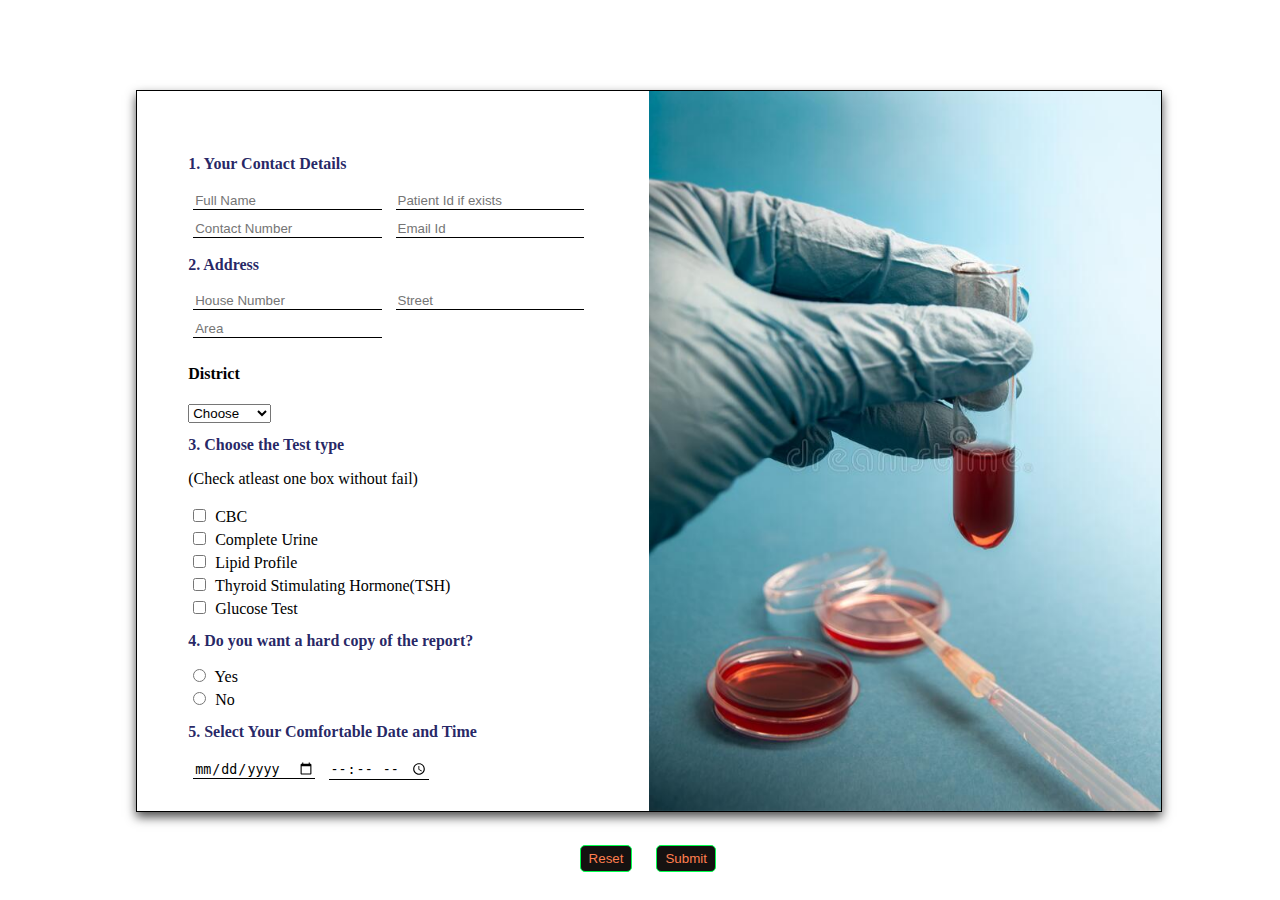
<file: medico/labTestForm.html>
<!DOCTYPE html>
<html lang="en">

<head>
    <meta charset="UTF-8">
    <meta http-equiv="X-UA-Compatible" content="IE=edge">
    <meta name="viewport" content="width=device-width, initial-scale=1.0">
    <title>Lab Test Form</title>
    <link rel="stylesheet" href="labTestForm.css">
</head>

<body>
    <form action="">
        <section>
            <aside>
                <img src="Images/Lab-Test/lab-test.jpg" alt="">
            </aside>
            <div id="form-details">
                <article class="patient-details">
                    <h2>1. Your Contact Details</h2>
                    <input type="text" name="full_name" placeholder="Full Name" required>
                    <input type="text" name="id" placeholder="Patient Id if exists"><br>
                    <input type="number" name="contact_number" placeholder="Contact Number" required>
                    <input type="email" name="email" placeholder="Email Id">
                </article>

                <article class="patient-details">
                    <h2>2. Address</h2>
                    <input type="text" name="house-no" placeholder="House Number" required>
                    <input type="text" name="street" placeholder="Street" required><br>
                    <input type="text" name="area" placeholder="Area" required> <br>
                    <h4>District</h4>
                    <select name="district" id="district" required>
                        <option value="choose">Choose</option>
                        <option value="AGR">Agra</option>
                        <option value="NDL">New Delhi</option>
                        <option value="GRG">Gurugram</option>
                        <option value="CHE">Chennai</option>
                        <option value="LKO">Lucknow</option>
                        <option value="JPR">Jaipur</option>
                        <option value="NOD">Noida</option>
                    </select>
                </article>

                <article>
                    <h2>3. Choose the Test type</h2>
                    <p>(Check atleast one box without fail)</p>
                    <input type="checkbox" id="cb1" name="option1" value="CBC">
                    <label for="cb1">CBC</label>
                    <br>
                    <input type="checkbox" id="cb2" name="option2" value="Complete Urine">
                    <label for="cb2">Complete Urine</label>
                    <br>
                    <input type="checkbox" id="cb3" name="option3" value="Lipid Profile">
                    <label for="cb3">Lipid Profile</label>
                    <br>
                    <input type="checkbox" id="cb4" name="option4" value="TSH">
                    <label for="cb4">Thyroid Stimulating Hormone(TSH)</label>
                    <br>
                    <input type="checkbox" id="cb5" name="option5" value="Glucose Test">
                    <label for="cb5">Glucose Test</label>
                </article>

                <article>
                    <h2>4. Do you want a hard copy of the report?</h2>
                    <input type="radio" id="r1" name="option" value="Yes" required>
                    <label for="r1">Yes</label>
                    <br>
                    <input type="radio" id="r2" name="option" value="No">
                    <label for="r2">No</label>
                </article>

                <article>
                    <h2>5. Select Your Comfortable Date and Time</h2>
                    <input id="special" type="date" value="Date" required>
                    <input id="special" type="time" value="time" required>
                </article>
            </div>
        </section>

        <div id="button">
            <input type="reset">
            <input type="submit">
        </div>
    </form>
</body>

</html>
</file>
<file: css/style.css>
@import url('https://fonts.googleapis.com/css2?family=Poppins:wght@100;200;300;400;500;600;700&display=swap');

:root{
    --green:#16a085;
    --black:#444;
    --light-color:#111;
    --box-shadow:.5rem .5rem 0 rgba(22, 160, 133, .2);
    --text-shadow:.4rem .4rem 0 rgba(0, 0, 0, .2);
    --border:.2rem solid var(--green);
}

*{
    font-family: 'Poppins', sans-serif;
    margin:0; padding: 0;
    box-sizing: border-box;
    outline: none; border: none;
    text-transform: capitalize;
    transition: all .2s ease-out;
    text-decoration: none;
}

html{
    font-size: 62.5%;
    overflow-x: hidden;
    scroll-padding-top: 7rem;
    scroll-behavior: smooth;
}

section{
    padding:2rem 9%;
}

section:nth-child(even){
    background: #f5f5f5;
}

.heading{
    text-align: center;
    padding-bottom: 2rem;
    text-shadow: var(--text-shadow);
    text-transform: uppercase;
    color:var(--black);
    font-size: 5rem;
    letter-spacing: .4rem;
}

.heading span{
    text-transform: uppercase;
    color:var(--green);
}

.btn{
    display: inline-block;
    margin-top: 1rem;
    padding: .5rem;
    padding-left: 1rem;
    border:var(--border);
    border-radius: .5rem;
    box-shadow: var(--box-shadow);
    color:var(--green);
    cursor: pointer;
    font-size: 1.7rem;
    background: #fff;
}

.btn span{
    padding:.7rem 1rem;
    border-radius: .5rem;
    background: var(--green);
    color:#fff;
    margin-left: .5rem;
}

.btn:hover{
    background: var(--green);
    color:#fff;
}

.btn:hover span{
    color: var(--green);
    background:#fff;
    margin-left: 1rem;
}

.header{
    padding:2rem 9%;
    position: fixed;
    top:0; left: 0; right: 0;
    z-index: 1000;
    box-shadow: 0 .5rem 1.5rem rgba(0, 0, 0, .1);
    display: flex;
    align-items: center;
    justify-content: space-between;
    background: #33d9b2;
}

.header .logo{
    font-size: 2.5rem;
    color: var(--black);
}

.header .logo i{
    color: #c0392b;
}

.header .navbar a{
    font-size: 1.7rem;
    color: var(--light-color);
    margin-left: 2rem;
}

.header .navbar a:hover{
    color:red;
}

#menu-btn{
    font-size: 2.5rem;
    border-radius: .5rem;
    background: var(--green);
    color:#fff;
    padding: 1rem 1.5rem;
    cursor: pointer;
    display: none;
}

.home{
    display: flex;
    align-items: center;
    flex-wrap: wrap;
    gap:1.5rem;
    padding-top: 10rem;
}

.home .image{
    flex:1 1 45rem;
}

.home .image img{
    width: 100%;
}

.home .content{
    flex:1 1 45rem;
}

.home .content h3{
    font-size: 4.5rem;
    color:var(--black);
    line-height: 1.8;
    text-shadow: var(--text-shadow);
}

.home .content p{
    font-size: 1.7rem;
    color:var(--light-color);
    line-height: 1.8;
    padding: 1rem 0;
}

.icons-container{
    display: grid;
    gap:2rem;
    grid-template-columns: repeat(auto-fit, minmax(20rem, 1fr));
    padding-top: 5rem;
    padding-bottom: 5rem;
}

.icons-container .icons{
    border:var(--border);
    box-shadow: var(--box-shadow);
    border-radius: .5rem;
    text-align: center;
    padding: 2.5rem;
}

.icons-container .icons i{
    font-size: 4.5rem;
    color:var(--green);
    padding-bottom: .7rem;
}

.icons-container .icons h3{
    font-size: 4.5rem;
    color:var(--black);
    padding: .5rem 0;
    text-shadow: var(--text-shadow);
}

.icons-container .icons p{
    font-size: 1.7rem;
    color:var(--light-color);
}

.about .row{
    display: flex;
    align-items: center;
    flex-wrap: wrap;
    gap:2rem;
}

.about .row .image{
    flex:1 1 45rem;
}

.about .row .image img{
    width: 100%;
}

.about .row .content{
    flex:1 1 45rem;
}

.about .row .content h3{
    color: var(--black);
    text-shadow: var(--text-shadow);
    font-size: 4rem;
    line-height: 1.8;
}

.about .row .content p{
    color: var(--light-color);
    padding:1rem 0;
    font-size: 1.5rem;
    line-height: 1.8;
}


.services .box-container{
    display: grid;
    grid-template-columns: repeat(auto-fit, minmax(27rem, 1fr));
    gap:2rem;
}

.services .box-container .box{
    background:#fff;
    border-radius: .5rem;
    box-shadow: var(--box-shadow);
    border:var(--border);
    padding: 2.5rem;
}

.services .box-container .box i{
    color: var(--green);
    font-size: 5rem;
    padding-bottom: .5rem;
}

.services .box-container .box h3{
    color: var(--black);
    font-size: 2.5rem;
    padding:1rem 0;
}

.services .box-container .box p{
    color: var(--light-color);
    font-size: 1.4rem;
    line-height: 2;
}


.doctors .box-container{
    display: grid;
    grid-template-columns: repeat(auto-fit, minmax(30rem, 1fr));
    gap:2rem;
}

.doctors .box-container .box{
    text-align: center;
    background:#fff;
    border-radius: .5rem;
    border:var(--border);
    box-shadow: var(--box-shadow);
    padding:2rem;
}

.doctors .box-container .box img{
    height: 20rem;
    border:var(--border);
    border-radius: .5rem;
    margin-top: 1rem;
    margin-bottom: 1rem;
}

.doctors .box-container .box h3{
    color:var(--black);
    font-size: 2.5rem;
}

.doctors .box-container .box span{
    color:var(--green);
    font-size: 1.5rem;
}

.doctors .box-container .box .share{
    padding-top: 2rem;
}

.doctors .box-container .box .share a{
    height: 5rem;
    width: 5rem;
    line-height: 4.5rem;
    font-size: 2rem;
    color:var(--green);
    border-radius: .5rem;
    border:var(--border);
    margin:.3rem;
}

.doctors .box-container .box .share a:hover{
    background:var(--green);
    color:#fff;
    box-shadow: var(--box-shadow);
}

.appointment .row{
    display: flex;
    align-items: center;
    flex-wrap: wrap;
    gap:2rem;
}
 
.appointment .row .image{
    flex:1 1 45rem;
}

.appointment .row .image img{
    width: 100%;
}

.appointment .row form{
    flex:1 1 45rem;
    background: #fff;
    border:var(--border);
    box-shadow: var(--box-shadow);
    text-align: center;
    padding: 2rem;
    border-radius: .5rem;
}
.appointment .row form .message{
    margin-bottom: 2rem;
    border-radius: .5rem;
    padding: 1.5rem 1rem;
    font-size: 1.7rem;
    text-align: center;

}
.appointment .row form h3{
    color:var(--black);
    padding-bottom: 1rem;
    font-size: 3rem;
}

.appointment .row form .box{
    width: 100%;
    margin:.7rem 0;
    border-radius: .5rem;
    border:var(--border);
    font-size: 1.6rem;
    color: var(--black);
    text-transform: none;
    padding: 1rem;
}

.appointment .row form .btn{
    padding:1rem 4rem;
}

.review .box-container{
    display: grid;
    grid-template-columns: repeat(auto-fit, minmax(27rem, 1fr));
    gap:2rem;
}

.review .box-container .box{
    border:var(--border);
    box-shadow: var(--box-shadow);
    border-radius: .5rem;
    padding:2.5rem;
    background: #fff;
    text-align: center;
    position: relative;
    overflow: hidden;
    z-index: 0;
}

.review .box-container .box img{
    height: 10rem;
    width: 10rem;
    border-radius: 50%;
    object-fit: cover;
    border:.5rem solid #fff;
}

.review .box-container .box h3{
    color:#fff;
    font-size: 2.2rem;
    padding:.5rem 0;
}

.review .box-container .box .stars i{
    color:#fff;
    font-size: 1.5rem;
}

.review .box-container .box .text{
    color:var(--light-color);
    line-height: 1.8;
    font-size: 1.6rem;
    padding-top: 4rem;
}

.review .box-container .box::before{
    content: '';
    position: absolute;
    top:-4rem; left: 50%;
    transform:translateX(-50%);
    background:var(--green);
    border-bottom-left-radius: 50%;
    border-bottom-right-radius: 50%;
    height: 25rem;
    width: 120%;
    z-index: -1;
}

.blogs .box-container{
    display: grid;
    grid-template-columns: repeat(auto-fit, minmax(30rem, 1fr));
    gap:2rem;
}

.blogs .box-container .box{
    border:var(--border);
    box-shadow: var(--box-shadow);
    border-radius: .5rem;
    padding: 2rem;
}

.blogs .box-container .box .image{
    height: 20rem;
    overflow:hidden;
    border-radius: .5rem;
}

.blogs .box-container .box .image img{
    height: 100%;
    width: 100%;
    object-fit: cover;
}

.blogs .box-container .box:hover .image img{
    transform:scale(1.2);
}

.blogs .box-container .box .content{
    padding-top: 1rem;
}

.blogs .box-container .box .content .icon{
    padding: 1rem 0;
    display: flex;
    align-items: center;
    justify-content: space-between;
}

.blogs .box-container .box .content .icon a{
    font-size: 1.4rem;
    color: var(--light-color);
}

.blogs .box-container .box .content .icon a:hover{
    color:var(--green);
}

.blogs .box-container .box .content .icon a i{
    padding-right: .5rem;
    color: var(--green);
}

.blogs .box-container .box .content h3{
    color:var(--black);
    font-size: 3rem;
}

.blogs .box-container .box .content p{
    color:var(--light-color);
    font-size: 1.5rem;
    line-height: 1.8;
    padding:1rem 0;
}

.footer .box-container{
    display: grid;
    grid-template-columns: repeat(auto-fit, minmax(22rem, 1fr));
    gap:2rem;
}

.footer .box-container .box h3{
    font-size: 2.5rem;
    color:var(--black);
    padding: 1rem 0;
}

.footer .box-container .box a{
    display: block;
    font-size: 1.5rem;
    color:var(--light-color);
    padding: 1rem 0;
}

.footer .box-container .box a i{
    padding-right: .5rem;
    color:var(--green);
}

.footer .box-container .box a:hover i{
    padding-right:2rem;
}

.footer .credit{
    padding: 1rem;
    padding-top: 2rem;
    margin-top: 2rem;
    text-align: center;
    font-size: 2rem;
    color:var(--light-color);
    border-top: .1rem solid rgba(0, 0, 0, .1);
}

.footer .credit span{
    color:var(--green);
}









/* media queries  */
@media (max-width:991px){

    html{
        font-size: 55%;
    }

    .header{
        padding: 2rem;
    }

    section{
        padding:2rem;
    }

}

@media (max-width:768px){

    #menu-btn{
        display: initial;
    }

    .header .navbar{
        position: absolute;
        top:115%; right: 2rem;
        border-radius: .5rem;
        box-shadow: var(--box-shadow);
        width: 30rem;
        border: var(--border);
        background: #fff;
        transform: scale(0);
        opacity: 0;
        transform-origin: top right;
        transition: none;
    }

    .header .navbar.active{
        transform: scale(1);
        opacity: 1;
        transition: .2s ease-out;
    }

    .header .navbar a{
        font-size: 2rem;
        display: block;
        margin:2.5rem;
    }

}

@media (max-width:450px){

    html{
        font-size: 50%;
    }

}
/* ................................................................................................ */
body {
	margin: 0;
	padding: 0;
	background-color: #f2f2f2;
	font-family: Arial, sans-serif;
}

.container {
	margin: 50px auto;
	width: 400px;
	background-color: #fff;
	padding: 20px;
	box-shadow: 0px 0px 10px 0px rgba(0,0,0,0.5);
}

h1 {
	margin: 0 0 20px 0;
	text-align: center;
}

.form-group {
	margin: 10px 0;
}

label {
	display: block;
	margin-bottom: 5px;
}

input[type="tel"],
input[type="text"] {
	width: 100%;
	padding: 10px;
	border-radius: 5px;
	border: 1px solid #ccc;
}

button[type="button"],
button[type="submit"] {
	background-color: #007bff;
	color: #fff;
	padding: 10px 20px;
	border: none;
	border-radius: 5px;
	cursor: pointer;
	transition: background-color 0.2s ease;
}

button[type="button"]:hover,
button[type="submit"]:hover {
	background-color: #0069d9;
}
/* ................................................................. */
/* check-up styling */
.home .topic{
    flex:1 1 45rem;
}
.home.topic.h2{
    font-size: 3.5rem;
    color:var(--black);
    line-height: 1.0;
}
.home .topic h1{
    font-size: 4.5rem;
    color:var(--black);
    line-height: 1.8;
    text-shadow: var(--text-shadow);
}

.home .topic p{
    font-size: 1.7rem;
    color:var(--light-color);
    line-height: 1.8;
    padding: 1rem 0;
}
</file>
<file: medico/style.css>
@import url('https://fonts.googleapis.com/css2?family=Bree+Serif&display=swap');

* {
    margin: 0;
    padding: 0;
}

.header {
    width: 100%;
    height: 20%;
    background-color: rgb(81, 245, 204);
    color: rgb(10, 23, 11);
    font-family: 'Bree Serif', serif;
    text-align: center;
}

.header h1 {
    margin-right: 5%;
}

.navbar {
    background-color: rgb(44, 233, 173);
    line-height: normal;
    position: sticky;
    top: 0;
    z-index: 1;
}

.navbar ul {
    display: flex;
    flex-direction: row;
    color: azure;
    font-family: 'Bree Serif', serif;
}

.navbar ul li {
    list-style: none;
    padding-right: 3%;
    padding-left: 2%;
    padding-top: 1%;
    padding-bottom: 1%;
    font-size: calc(0.75em + 1vw);
}

.navbar ul li:hover {
    cursor: pointer;
    border-radius: 10px;
    background-color: rgb(2, 128, 128);
    transition: 0.5s ease-in-out;
}

.navbar ul li a {
    text-decoration: none;
    color: white;

}

.dropdown {
    display: none;
    margin-top: 1%;
    line-height: normal
}

.dropdown .submenu {
    line-height: normal;
}

.dropdown .submenu li {
    padding: 0;
    display: block;
}

.navbar ul li:hover .dropdown {
    display: block;
    position: absolute;
    background-color: rgb(19, 17, 17);
    margin-left: -15px;
}

.navbar ul li:hover .submenu {
    display: block;
}

#offers {
    overflow: hidden;
    border: 3px solid steelblue;
    margin: 5px;
    width: 90%;
    margin: 0 5%;
}

#offers figure {
    position: relative;
    width: 600%;
    margin: 0;
    left: 0;
    z-index: -1;
    animation: 20s slider infinite;
}

#offers figure img {
    width: 16.66%;
    float: left;
    height: 70vh;
}

@keyframes slider {
    0% {
        left: 0;
    }

    16.66% {
        left: 0;
    }

    21.66% {
        left: -100%;
    }

    36.66% {
        left: -100%;
    }

    41.66% {
        left: -200%;
    }

    56.66% {
        left: -200%;
    }

    61.66% {
        left: -300%;
    }

    76.66% {
        left: -300%;
    }

    81.66% {
        left: -400%;
    }

    96.66% {
        left: -400%;
    }

    100% {
        left: -500%;
    }
}


.products {
    height: 160%;
    margin: 5vh 1vw;
    border: 5px solid rgb(119, 212, 135);
    background-image: linear-gradient(to bottom left, lightgray, rgb(103, 161, 111), slategray);
    font-family: 'Bree Serif', serif;
}

.products h1 {
    margin-left: 3%;
    font-size: 2.5rem;
}

.cart {
    margin: 3% 2%;
    display: grid;
    grid-template-columns: repeat(auto-fill, minmax(290px, 1fr));
    background-color: rgb(225, 235, 241);
}

.cart-header {
    font-size: 1.8rem;
    margin-left: 7%;
}

.cart img {
    margin-top: 2vh;
    margin-bottom: 2vh;
    margin-left: 8%;
    height: 52%;
    width: 80%;
    box-shadow: 10px 5px 5px rgb(105, 102, 102);
}

.cart img:hover {
    transform: scale(1.1);
}

.cart p {
    margin-left: 8%;
}

.products .btn {
    border: 1px solid steelblue;
    border-radius: 10px;
    margin: 5%;
    margin-left: 7%;
    padding: 5% 25%;
    color: coral;
    letter-spacing: 2%;
    font-size: 1.3rem;
    font-family: 'Bree Serif', serif;
    cursor: pointer;
}
.product .see{
    /* border: 1px solid steelblue;
    border-radius: 10px; */
    margin: 5%;
    margin-left: 7%;
    padding : 5% 25%;
    color: rgb(12, 11, 10);
    letter-spacing: 2%;
    font-size: 1.3rem;
    font-family: 'Bree Serif', serif;
    cursor: pointer;
}
.products .btn:active {
    background-color: rgb(59, 234, 100);
    border: 1px solid rgb(0, 255, 76);
}

/* .footer {
    height: 5vh;
    background-color: black;
    color: white;
    font-family: 'Bree Serif', serif;
    text-align: center;
} */
.footer .credit{
    padding: 1rem;
    padding-top: 2rem;
    margin-top: 2rem;
    text-align: center;
    font-size: 2rem;
    color:var(--light-color);
    border-top: .1rem solid rgba(0, 0, 0, .1);
}

.footer .credit span{
    color:var(--green);
}

@media screen and (max-width: 1243px) and (max-height: 1080px) {

    .navbar ul li:hover .dropdown {
        margin-left: 0;
    }

    #offers figure img {

        height: 50vh;
    }

    .product {
        width: 90%;
        height: 80%;
    }
}

@media screen and (max-width: 1000px) {

    #offers figure img {
        height: 50vh;
    }

    @media screen and (max-width: 682px) {

        #offers figure img {
            height: 35vh;
        }

        .product {
            align-items: center;
            width: 100%;
            height: 65%;
        }
    }

    @media screen and (max-width: 350px) {

        .navbar ul li {
            font-size: calc(0.5em + 1vw);
        }
    }
}
</file>
<file: style1.css>
@import url('https://fonts.googleapis.com/css?family=Poppins:400,500,600,700,800,900');

body{
	font-family: 'Poppins', sans-serif;
	font-weight: 300;
	font-size: 15px;
	line-height: 1.7;
	color: #0279b0;
	background-image:url(login.jpeg);
  background-repeat: no-repeat;
  background-attachment: fixed;
  background-size: cover;
	overflow-x: hidden;
}
a {
	cursor: pointer;
  transition: all 200ms linear;
}
a:hover {
	text-decoration: none;
}
.link {
  color: #c4c3ca;
}
.link:hover {
  color: #ffeba7;
}
p {
  font-weight: 500;
  font-size: 14px;
  line-height: 1.7;
}
h4 {
  font-weight: 600;
}
h6 span{
  padding: 0 20px;
  text-transform: uppercase;
  font-weight: 700;
}
.section{
  position: relative;
  width: 100%;
  display: block;
}
.full-height{
  min-height: 100vh;
}
[type="checkbox"]:checked,
[type="checkbox"]:not(:checked){
  position: absolute;
  left: -9999px;
}
.checkbox:checked + label,
.checkbox:not(:checked) + label{
  position: relative;
  display: block;
  text-align: center;
  width: 60px;
  height: 16px;
  border-radius: 8px;
  padding: 0;
  margin: 10px auto;
  cursor: pointer;
  background-color: #ffeba7;
}
.checkbox:checked + label:before,
.checkbox:not(:checked) + label:before{
  position: absolute;
  display: block;
  width: 36px;
  height: 36px;
  border-radius: 50%;
  color: #ffeba7;
  background-color: #4fdb17;
  font-family: 'unicons';
  content: '\eb4f';
  z-index: 20;
  top: -10px;
  left: -10px;
  line-height: 36px;
  text-align: center;
  font-size: 24px;
  transition: all 0.5s ease;
}
.checkbox:checked + label:before {
  transform: translateX(44px) rotate(-270deg);
}


.card-3d-wrap {
  position: relative;
  width: 440px;
  max-width: 100%;
  height: 400px;
  -webkit-transform-style: preserve-3d;
  transform-style: preserve-3d;
  perspective: 800px;
  margin-top: 60px;
}
.card-3d-wrapper {
  width: 100%;
  height: 100%;
  position:absolute;    
  top: 0;
  left: 0;  
  -webkit-transform-style: preserve-3d;
  transform-style: preserve-3d;
  transition: all 600ms ease-out; 
}
.card-front, .card-back {
  width: 100%;
  height: 100%;
  background-color: #050505;
  border: #ffeba7;
  background-image: url('https://s3-us-west-2.amazonaws.com/s.cdpn.io/1462889/pat.svg');
  background-position: bottom center;
  background-repeat: no-repeat;
  background-size: 300%;
  position: absolute;
  border-radius: 20%;
  left: 0;
  top: 0;
  -webkit-transform-style: preserve-3d;
  transform-style: preserve-3d;
  -webkit-backface-visibility: hidden;
  -moz-backface-visibility: hidden;
  -o-backface-visibility: hidden;
  backface-visibility: hidden;
}
.card-back {
  transform: rotateY(180deg);
}
.checkbox:checked ~ .card-3d-wrap .card-3d-wrapper {
  transform: rotateY(180deg);
}
.center-wrap{
  position: absolute;
  width: 100%;
  padding: 0 35px;
  top: 50%;
  left: 0;
  transform: translate3d(0, -50%, 35px) perspective(100px);
  z-index: 20;
  display: block;
}


.form-group{ 
  position: relative;
  display: block;
    margin: 0;
    padding: 0;
}
.form-style {
  padding: 13px 20px;
  padding-left: 55px;
  height: 48px;
  width: 100%;
  font-weight: 500;
  border-radius: 4px;
  font-size: 14px;
  line-height: 22px;
  letter-spacing: 0.5px;
  outline: none;
  color: #c4c3ca;
  background-color: #1f2029;
  border: none;
  -webkit-transition: all 200ms linear;
  transition: all 200ms linear;
  box-shadow: 0 4px 8px 0 rgba(21,21,21,.2);
}
.form-style:focus,
.form-style:active {
  border: none;
  outline: none;
  box-shadow: 0 4px 8px 0 rgba(21,21,21,.2);
}
.input-icon {
  position: absolute;
  top: 0;
  left: 18px;
  height: 48px;
  font-size: 24px;
  line-height: 48px;
  text-align: left;
  color: #ffeba7;
  -webkit-transition: all 200ms linear;
    transition: all 200ms linear;
}

.form-group input:-ms-input-placeholder  {
  color: #c4c3ca;
  opacity: 0.7;
  -webkit-transition: all 200ms linear;
    transition: all 200ms linear;
}
.form-group input::-moz-placeholder  {
  color: #c4c3ca;
  opacity: 0.7;
  -webkit-transition: all 200ms linear;
    transition: all 200ms linear;
}
.form-group input:-moz-placeholder  {
  color: #c4c3ca;
  opacity: 0.7;
  -webkit-transition: all 200ms linear;
    transition: all 200ms linear;
}
.form-group input::-webkit-input-placeholder  {
  color: #c4c3ca;
  opacity: 0.7;
  -webkit-transition: all 200ms linear;
    transition: all 200ms linear;
}
.form-group input:focus:-ms-input-placeholder  {
  opacity: 0;
  -webkit-transition: all 200ms linear;
    transition: all 200ms linear;
}
.form-group input:focus::-moz-placeholder  {
  opacity: 0;
  -webkit-transition: all 200ms linear;
    transition: all 200ms linear;
}
.form-group input:focus:-moz-placeholder  {
  opacity: 0;
  -webkit-transition: all 200ms linear;
    transition: all 200ms linear;
}
.form-group input:focus::-webkit-input-placeholder  {
  opacity: 0;
  -webkit-transition: all 200ms linear;
    transition: all 200ms linear;
}

.btn{  
  border-radius: 4px;
  height: 44px;
  font-size: 13px;
  font-weight: 600;
  text-transform: uppercase;
  -webkit-transition : all 200ms linear;
  transition: all 200ms linear;
  padding: 0 30px;
  letter-spacing: 1px;
  display: -webkit-inline-flex;
  display: -ms-inline-flexbox;
  display: inline-flex;
  -webkit-align-items: center;
  -moz-align-items: center;
  -ms-align-items: center;
  align-items: center;
  -webkit-justify-content: center;
  -moz-justify-content: center;
  -ms-justify-content: center;
  justify-content: center;
  -ms-flex-pack: center;
  text-align: center;
  border: none;
  background-color: #ffeba7;
  color: #102770;
  box-shadow: 0 8px 24px 0 rgba(255,235,167,.2);
}
.btn:active,
.btn:focus{  
  background-color: #102770;
  color: #ffeba7;
  box-shadow: 0 8px 24px 0 rgba(16,39,112,.2);
}
.btn:hover{  
  background-color: #102770;
  color: #ffeba7;
  box-shadow: 0 8px 24px 0 rgba(16,39,112,.2);
}




.logo {
	position: absolute;
	top: 30px;
	right: 30px;
	display: block;
	z-index: 100;
	transition: all 250ms linear;
}
.logo img {
	height: 26px;
	width: auto;
	display: block;
}
</file>
<file: medico/labTestForm.css>
h2 {
    color: rgba(1, 1, 77, 0.866);
    font-size: 1rem;
}

section {
    width: 80%;
    height: 80%;
    border: 1px solid black;
    position: absolute;
    top: 10%;
    margin-left: 10%;
    overflow-y: auto;
    box-shadow: 0 5px 10px rgba(0, 0, 0, 0.7);
}

aside {
    margin: 0;
    width: 50%;
    height: 100%;
    float: right;
    position: sticky;
    top: 0;
}

aside img {
    width: 100%;
    height: 100%;
}

#form-details {
    width: 40%;
    padding: 5%;
    height: auto;
}

#form-details input {
    margin: 5px;
    border: none;
    border-bottom: 1px solid black;
}

.patient-details input {
    width: 45%;
}

#button {
    position: absolute;
    bottom: 2%;
    left: 44.5%;
}

#button input {
    background-color: rgb(21, 18, 17);
    border: 1px solid rgb(0, 255, 76);
    color: coral;
    border-radius: 5px;
    margin: 10px;
    padding: 5px 8px;
}
</file>
